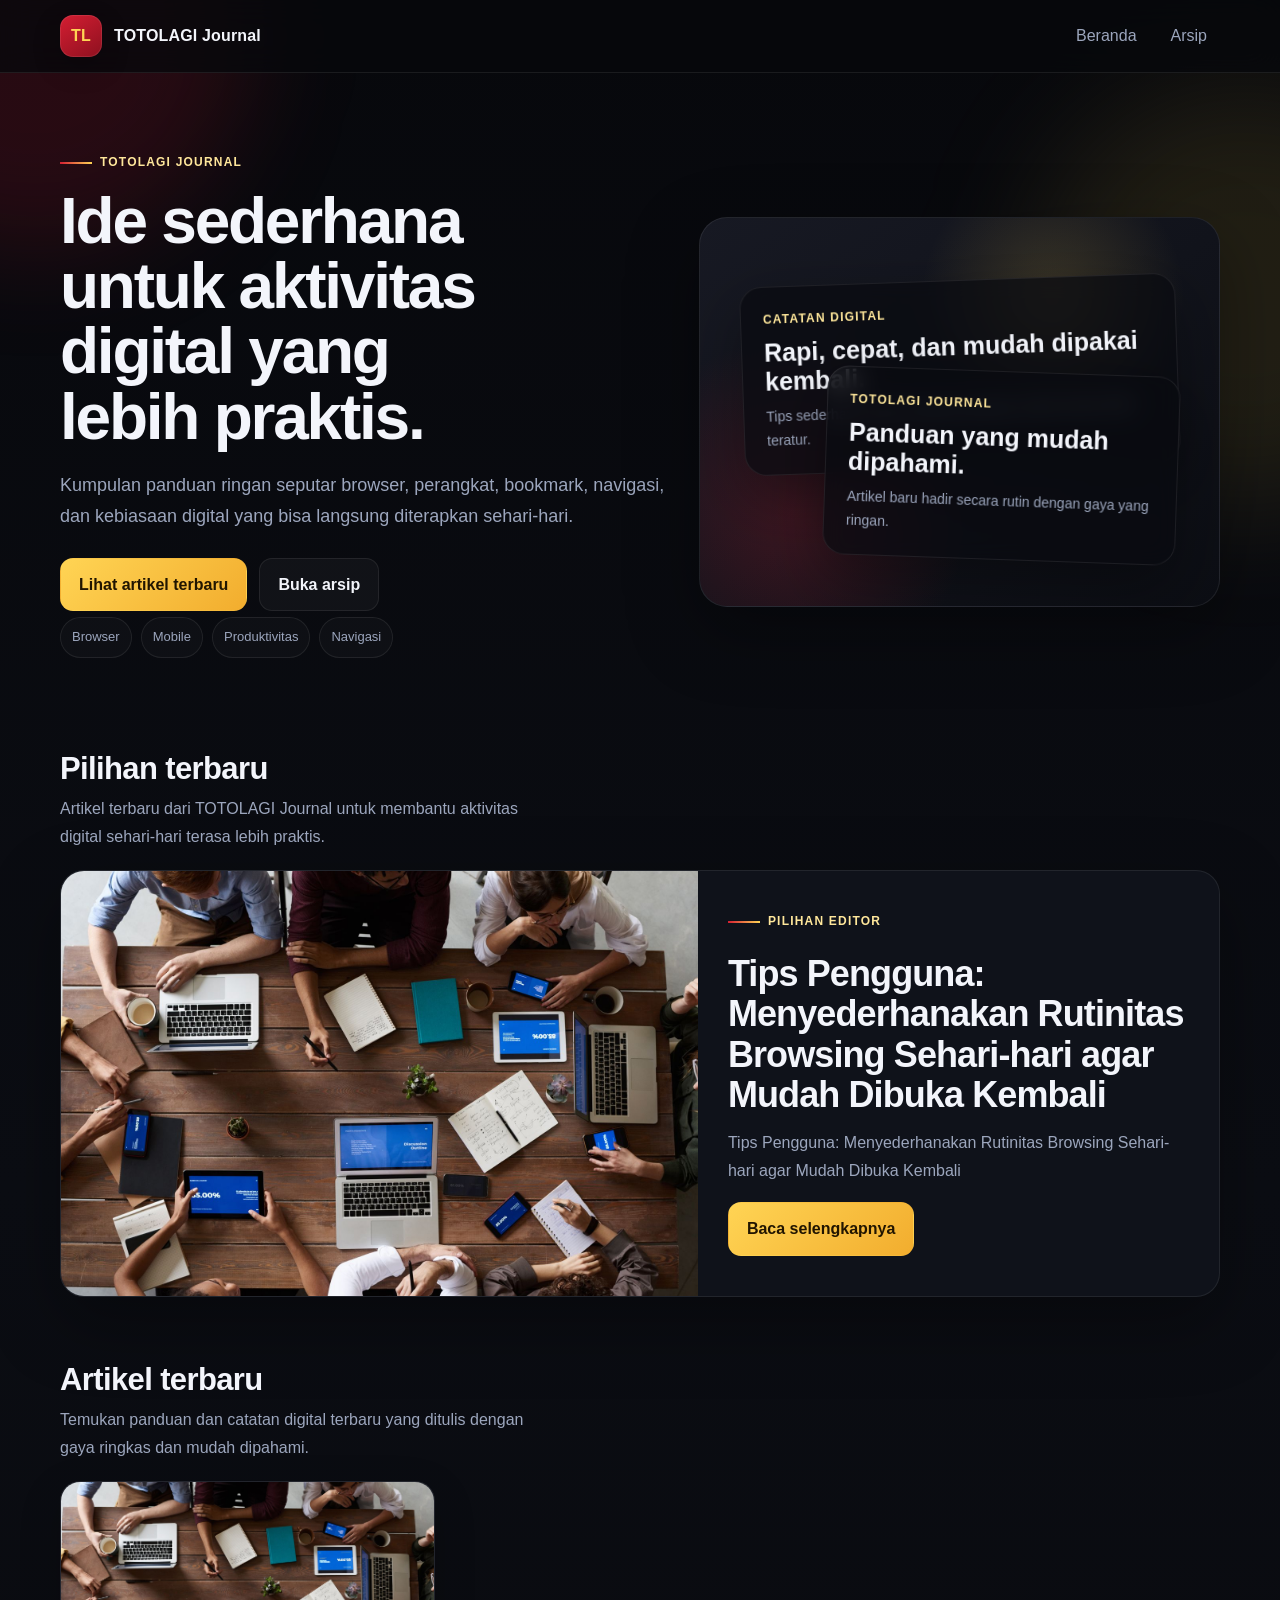
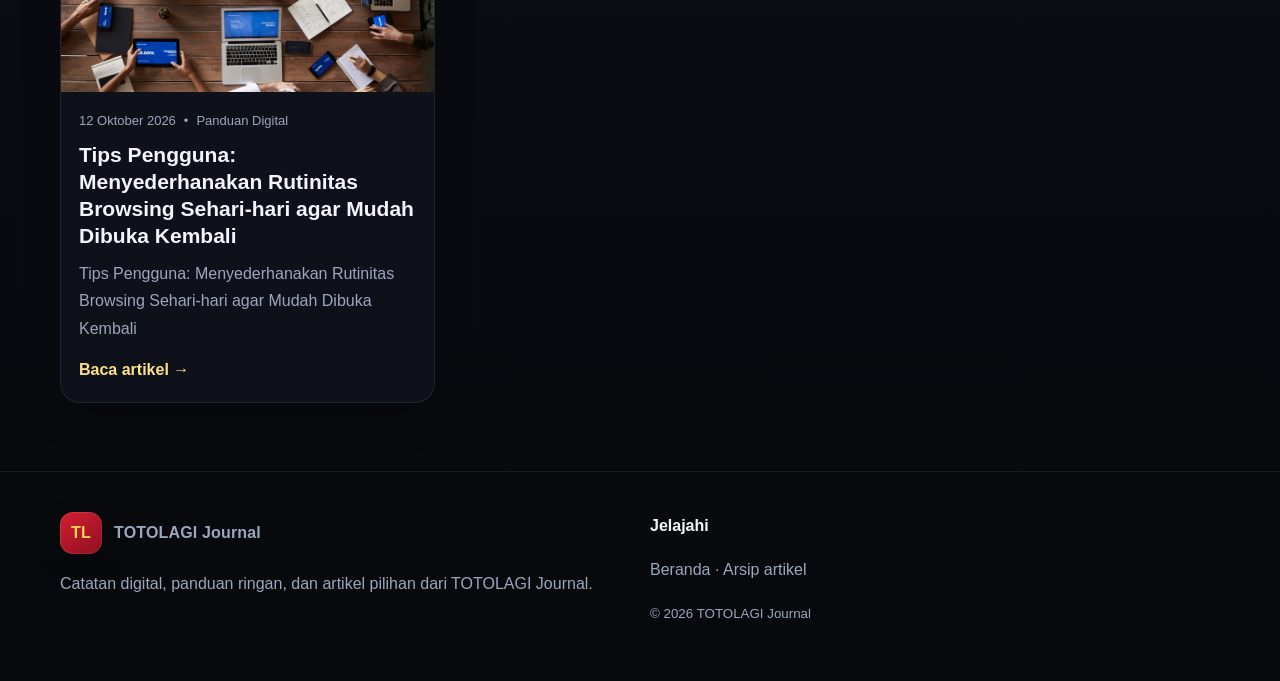
<file: index.html>
<!doctype html><html lang="id-ID"><head><meta charset="utf-8"><meta name="viewport" content="width=device-width,initial-scale=1"><title>TOTOLAGI Journal — Panduan & Catatan Digital</title><meta name="description" content="Panduan ringan, catatan digital, dan artikel pilihan untuk pengalaman online yang lebih praktis."><meta name="robots" content="index,follow,max-image-preview:large,max-snippet:-1,max-video-preview:-1"><link rel="canonical" href="https://pphokipromo.github.io/bl/"><meta property="og:type" content="article"><meta property="og:title" content="TOTOLAGI Journal"><meta property="og:description" content="Panduan ringan, catatan digital, dan artikel pilihan untuk pengalaman online yang lebih praktis."><meta property="og:url" content="https://pphokipromo.github.io/bl/"><meta property="og:image" content="https://pphokipromo.github.io/bl/assets/images/visual-001.jpg"><meta property="og:site_name" content="TOTOLAGI Journal"><meta name="twitter:card" content="summary_large_image"><link rel="icon" href="https://pphokipromo.github.io/bl/assets/favicon.svg"><link rel="stylesheet" href="https://pphokipromo.github.io/bl/assets/style.css?v=9323d5d857"></head><body><div class="progress"></div><header class="topbar"><div class="wrap nav"><a class="brand" href="https://pphokipromo.github.io/bl/"><span class="brandmark">TL</span><span>TOTOLAGI Journal</span></a><nav class="navlinks"><a href="https://pphokipromo.github.io/bl/">Beranda</a><a href="https://pphokipromo.github.io/bl/arsip.html">Arsip</a></nav></div></header><main><section class="hero"><div class="wrap hero-grid"><div class="reveal"><div class="eyebrow">TOTOLAGI Journal</div><h1>Ide sederhana untuk aktivitas digital yang lebih praktis.</h1><p>Kumpulan panduan ringan seputar browser, perangkat, bookmark, navigasi, dan kebiasaan digital yang bisa langsung diterapkan sehari-hari.</p><div class="hero-actions"><a class="btn btn-primary" href="#artikel">Lihat artikel terbaru</a><a class="btn btn-ghost" href="https://pphokipromo.github.io/bl/arsip.html">Buka arsip</a></div><div class="topic-row"><span class="topic">Browser</span><span class="topic">Mobile</span><span class="topic">Produktivitas</span><span class="topic">Navigasi</span></div></div><div class="hero-visual reveal"><div class="visual-card"><div class="visual-label">Catatan digital</div><h3>Rapi, cepat, dan mudah dipakai kembali.</h3><p>Tips sederhana untuk membuat aktivitas online terasa lebih teratur.</p></div><div class="visual-card small"><div class="visual-label">TOTOLAGI Journal</div><h3>Panduan yang mudah dipahami.</h3><p>Artikel baru hadir secara rutin dengan gaya yang ringan.</p></div></div></div></section><section class="section wrap"><div class="section-head"><div><h2>Pilihan terbaru</h2><p>Artikel terbaru dari TOTOLAGI Journal untuk membantu aktivitas digital sehari-hari terasa lebih praktis.</p></div></div><article class="featured reveal"><div class="featured-media"><img src="https://pphokipromo.github.io/bl/assets/images/visual-001.jpg" alt="Tips Pengguna: Menyederhanakan Rutinitas Browsing Sehari-hari agar Mudah Dibuka Kembali"></div><div class="featured-copy"><div class="eyebrow">Pilihan editor</div><h2>Tips Pengguna: Menyederhanakan Rutinitas Browsing Sehari-hari agar Mudah Dibuka Kembali</h2><p>Tips Pengguna: Menyederhanakan Rutinitas Browsing Sehari-hari agar Mudah Dibuka Kembali</p><div><a class="btn btn-primary" href="https://pphokipromo.github.io/bl/posts/tips-pengguna-menyederhanakan-rutinitas-browsing-sehari-hari-agar-mudah-dibuka-kembali.html">Baca selengkapnya</a></div></div></article></section><section class="section wrap" id="artikel"><div class="section-head"><div><h2>Artikel terbaru</h2><p>Temukan panduan dan catatan digital terbaru yang ditulis dengan gaya ringkas dan mudah dipahami.</p></div></div><div class="grid"><article class="card reveal"><a href="https://pphokipromo.github.io/bl/posts/tips-pengguna-menyederhanakan-rutinitas-browsing-sehari-hari-agar-mudah-dibuka-kembali.html"><div class="thumb"><img loading="lazy" src="https://pphokipromo.github.io/bl/assets/images/visual-001.jpg" alt="Tips Pengguna: Menyederhanakan Rutinitas Browsing Sehari-hari agar Mudah Dibuka Kembali"></div><div class="card-body"><div class="meta"><span>12 Oktober 2026</span><span>•</span><span>Panduan Digital</span></div><h3 class="title">Tips Pengguna: Menyederhanakan Rutinitas Browsing Sehari-hari agar Mudah Dibuka Kembali</h3><p class="excerpt">Tips Pengguna: Menyederhanakan Rutinitas Browsing Sehari-hari agar Mudah Dibuka Kembali</p><span class="read">Baca artikel →</span></div></a></article></div></section></main><footer class="footer"><div class="wrap footer-grid"><div><div class="brand"><span class="brandmark">TL</span><span>TOTOLAGI Journal</span></div><p>Catatan digital, panduan ringan, dan artikel pilihan dari TOTOLAGI Journal.</p></div><div><strong>Jelajahi</strong><p><a href="https://pphokipromo.github.io/bl/">Beranda</a> · <a href="https://pphokipromo.github.io/bl/arsip.html">Arsip artikel</a></p><small>© 2026 TOTOLAGI Journal</small></div></div></footer><script src="https://pphokipromo.github.io/bl/assets/app.js?v=9323d5d857"></script></body></html>
</file>
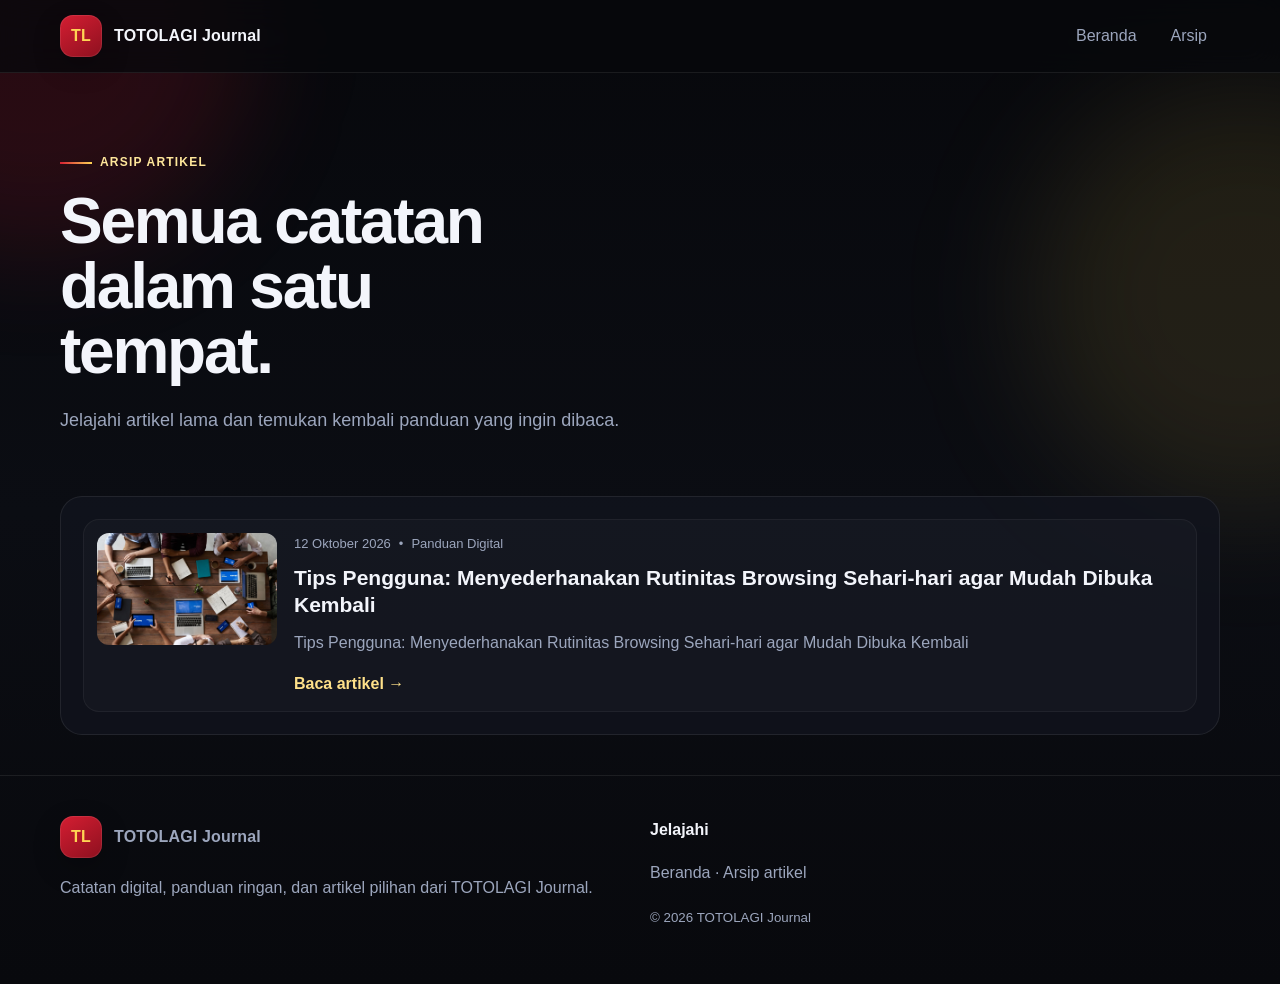
<file: arsip.html>
<!doctype html><html lang="id-ID"><head><meta charset="utf-8"><meta name="viewport" content="width=device-width,initial-scale=1"><title>Arsip Artikel | TOTOLAGI Journal</title><meta name="description" content="Arsip artikel dan panduan digital dari TOTOLAGI Journal."><meta name="robots" content="index,follow,max-image-preview:large,max-snippet:-1,max-video-preview:-1"><link rel="canonical" href="https://pphokipromo.github.io/bl/arsip.html"><meta property="og:type" content="article"><meta property="og:title" content="Arsip Artikel"><meta property="og:description" content="Arsip artikel dan panduan digital dari TOTOLAGI Journal."><meta property="og:url" content="https://pphokipromo.github.io/bl/arsip.html"><meta property="og:image" content="https://pphokipromo.github.io/bl/assets/favicon.svg"><meta property="og:site_name" content="TOTOLAGI Journal"><meta name="twitter:card" content="summary_large_image"><link rel="icon" href="https://pphokipromo.github.io/bl/assets/favicon.svg"><link rel="stylesheet" href="https://pphokipromo.github.io/bl/assets/style.css?v=9323d5d857"></head><body><div class="progress"></div><header class="topbar"><div class="wrap nav"><a class="brand" href="https://pphokipromo.github.io/bl/"><span class="brandmark">TL</span><span>TOTOLAGI Journal</span></a><nav class="navlinks"><a href="https://pphokipromo.github.io/bl/">Beranda</a><a href="https://pphokipromo.github.io/bl/arsip.html">Arsip</a></nav></div></header><main class="wrap"><section class="hero"><div class="reveal"><div class="eyebrow">Arsip artikel</div><h1>Semua catatan dalam satu tempat.</h1><p>Jelajahi artikel lama dan temukan kembali panduan yang ingin dibaca.</p></div></section><section class="archive-shell"><div class="archive-grid"><a class="archive-item reveal" href="https://pphokipromo.github.io/bl/posts/tips-pengguna-menyederhanakan-rutinitas-browsing-sehari-hari-agar-mudah-dibuka-kembali.html"><img loading="lazy" src="https://pphokipromo.github.io/bl/assets/images/visual-001.jpg" alt="Tips Pengguna: Menyederhanakan Rutinitas Browsing Sehari-hari agar Mudah Dibuka Kembali"><div><div class="meta"><span>12 Oktober 2026</span><span>•</span><span>Panduan Digital</span></div><h3 class="title">Tips Pengguna: Menyederhanakan Rutinitas Browsing Sehari-hari agar Mudah Dibuka Kembali</h3><p class="excerpt">Tips Pengguna: Menyederhanakan Rutinitas Browsing Sehari-hari agar Mudah Dibuka Kembali</p><span class="read">Baca artikel →</span></div></a></div></section></main><footer class="footer"><div class="wrap footer-grid"><div><div class="brand"><span class="brandmark">TL</span><span>TOTOLAGI Journal</span></div><p>Catatan digital, panduan ringan, dan artikel pilihan dari TOTOLAGI Journal.</p></div><div><strong>Jelajahi</strong><p><a href="https://pphokipromo.github.io/bl/">Beranda</a> · <a href="https://pphokipromo.github.io/bl/arsip.html">Arsip artikel</a></p><small>© 2026 TOTOLAGI Journal</small></div></div></footer><script src="https://pphokipromo.github.io/bl/assets/app.js?v=9323d5d857"></script></body></html>
</file>
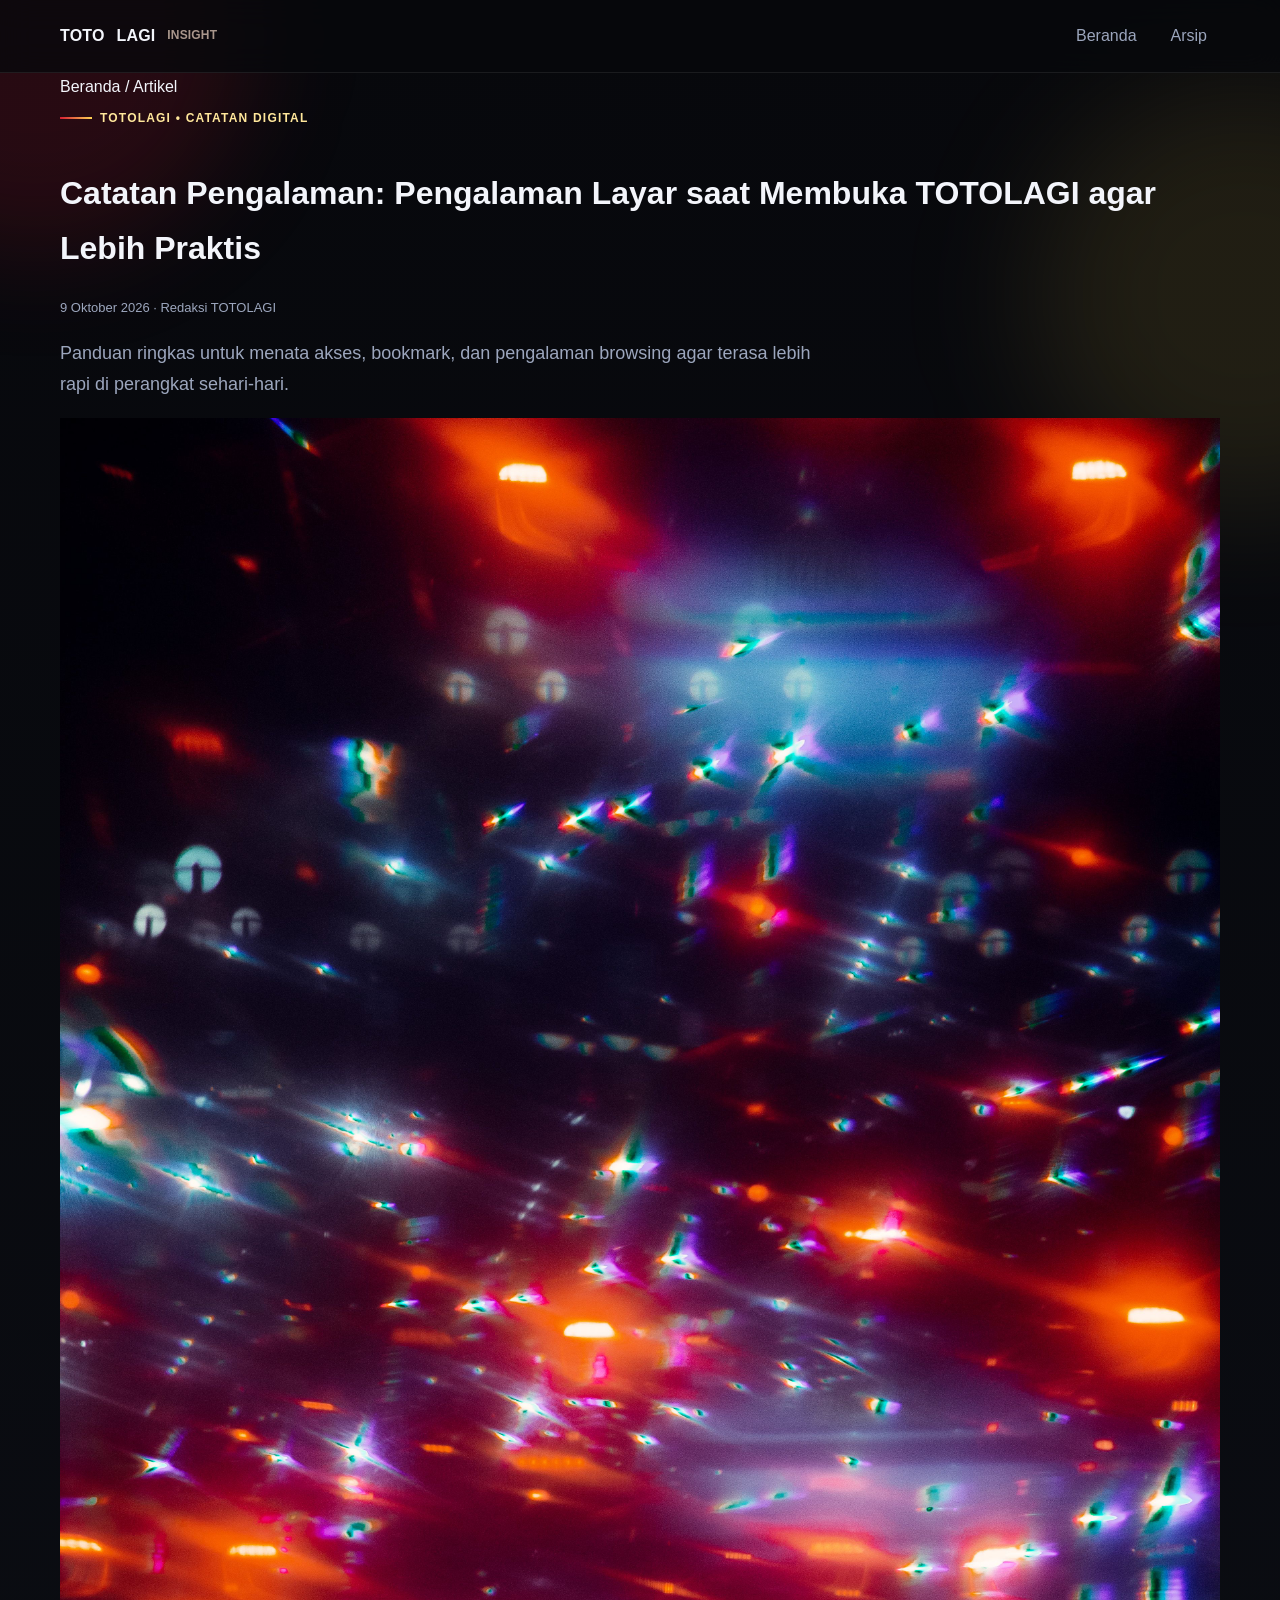
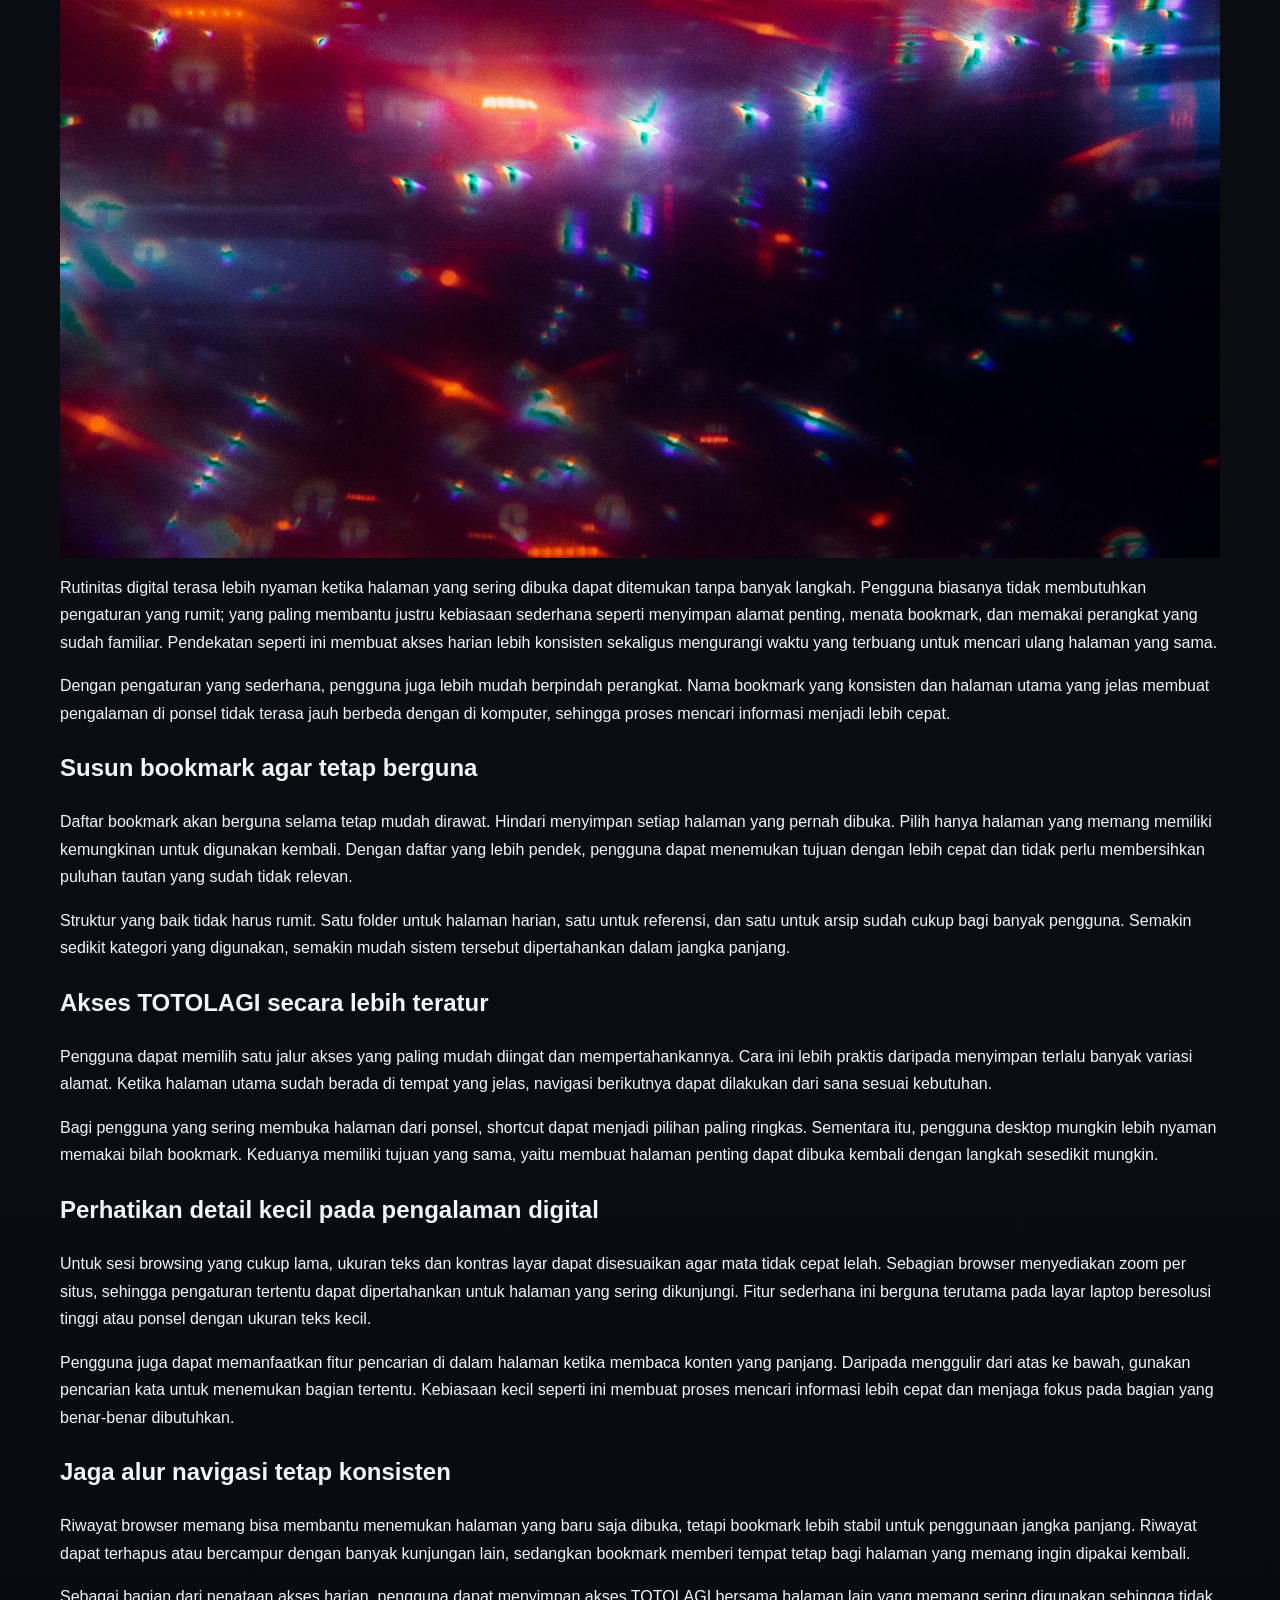
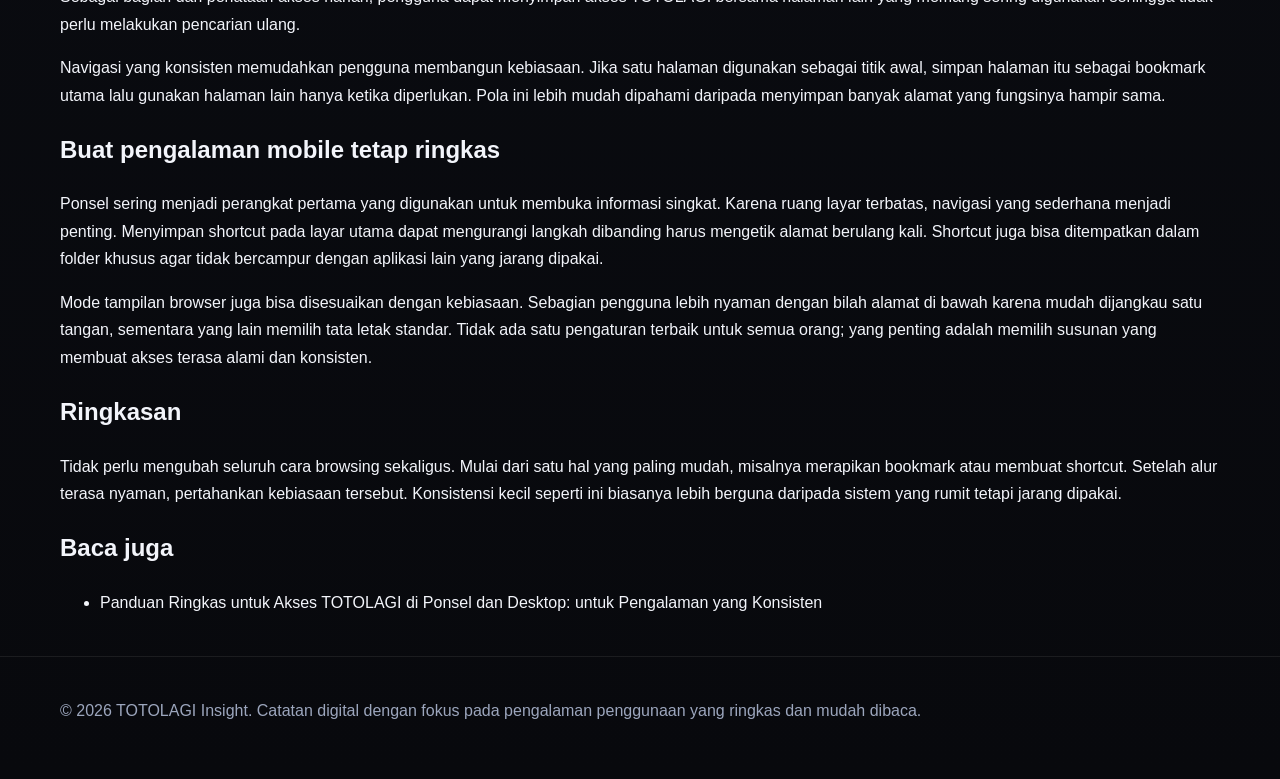
<file: posts/catatan-pengalaman-pengalaman-layar-saat-membuka-totolagi-agar-lebih-praktis.html>
<!doctype html><html lang="id"><head><meta charset="utf-8"><meta name="viewport" content="width=device-width,initial-scale=1"><title>Catatan Pengalaman: Pengalaman Layar saat Membuka TOTOLAGI agar Lebih Praktis | TOTOLAGI Insight</title><meta name="description" content="Panduan ringkas untuk menata akses, bookmark, dan pengalaman browsing agar terasa lebih rapi di perangkat sehari-hari."><meta name="robots" content="index,follow,max-image-preview:large"><link rel="canonical" href="https://pphokipromo.github.io/bl/posts/catatan-pengalaman-pengalaman-layar-saat-membuka-totolagi-agar-lebih-praktis.html"><meta property="og:type" content="article"><meta property="og:title" content="Catatan Pengalaman: Pengalaman Layar saat Membuka TOTOLAGI agar Lebih Praktis"><meta property="og:description" content="Panduan ringkas untuk menata akses, bookmark, dan pengalaman browsing agar terasa lebih rapi di perangkat sehari-hari."><meta property="og:url" content="https://pphokipromo.github.io/bl/posts/catatan-pengalaman-pengalaman-layar-saat-membuka-totolagi-agar-lebih-praktis.html"><meta property="og:image" content="https://pphokipromo.github.io/bl/assets/images/visual-02.jpg"><meta name="twitter:card" content="summary_large_image"><link rel="icon" href="https://pphokipromo.github.io/bl/assets/favicon.svg"><link rel="stylesheet" href="https://pphokipromo.github.io/bl/assets/style.css"><script type="application/ld+json">{"@context": "https://schema.org", "@type": "Article", "headline": "Catatan Pengalaman: Pengalaman Layar saat Membuka TOTOLAGI agar Lebih Praktis", "description": "Panduan ringkas untuk menata akses, bookmark, dan pengalaman browsing agar terasa lebih rapi di perangkat sehari-hari.", "image": ["https://pphokipromo.github.io/bl/assets/images/visual-02.jpg"], "datePublished": "2026-10-09T15:49:31+07:00", "dateModified": "2026-10-09T15:49:31+07:00", "author": {"@type": "Organization", "name": "Redaksi TOTOLAGI"}, "publisher": {"@type": "Organization", "name": "TOTOLAGI Insight"}, "mainEntityOfPage": "https://pphokipromo.github.io/bl/posts/catatan-pengalaman-pengalaman-layar-saat-membuka-totolagi-agar-lebih-praktis.html"}</script></head><body><header class="topbar"><div class="wrap nav"><a class="brand" href="https://pphokipromo.github.io/bl/"><b>TOTO</b>LAGI <span style="font-weight:600;color:#a9968c;font-size:12px">INSIGHT</span></a><nav class="navlinks"><a href="https://pphokipromo.github.io/bl/">Beranda</a><a href="https://pphokipromo.github.io/bl/arsip.html">Arsip</a></nav></div></header><main class="wrap article"><div class="crumb"><a href="https://pphokipromo.github.io/bl/">Beranda</a> / Artikel</div><span class="kicker">TOTOLAGI • CATATAN DIGITAL</span><h1>Catatan Pengalaman: Pengalaman Layar saat Membuka TOTOLAGI agar Lebih Praktis</h1><div class="meta">9 Oktober 2026 · Redaksi TOTOLAGI</div><p class="dek">Panduan ringkas untuk menata akses, bookmark, dan pengalaman browsing agar terasa lebih rapi di perangkat sehari-hari.</p><img class="heroimg" src="https://pphokipromo.github.io/bl/assets/images/visual-02.jpg" alt="Ilustrasi digital untuk Catatan Pengalaman: Pengalaman Layar saat Membuka TOTOLAGI agar Lebih Praktis" loading="eager" decoding="async"><p>Rutinitas digital terasa lebih nyaman ketika halaman yang sering dibuka dapat ditemukan tanpa banyak langkah. Pengguna biasanya tidak membutuhkan pengaturan yang rumit; yang paling membantu justru kebiasaan sederhana seperti menyimpan alamat penting, menata bookmark, dan memakai perangkat yang sudah familiar. Pendekatan seperti ini membuat akses harian lebih konsisten sekaligus mengurangi waktu yang terbuang untuk mencari ulang halaman yang sama.</p><p>Dengan pengaturan yang sederhana, pengguna juga lebih mudah berpindah perangkat. Nama bookmark yang konsisten dan halaman utama yang jelas membuat pengalaman di ponsel tidak terasa jauh berbeda dengan di komputer, sehingga proses mencari informasi menjadi lebih cepat.</p><h2>Susun bookmark agar tetap berguna</h2><p>Daftar bookmark akan berguna selama tetap mudah dirawat. Hindari menyimpan setiap halaman yang pernah dibuka. Pilih hanya halaman yang memang memiliki kemungkinan untuk digunakan kembali. Dengan daftar yang lebih pendek, pengguna dapat menemukan tujuan dengan lebih cepat dan tidak perlu membersihkan puluhan tautan yang sudah tidak relevan.</p><p>Struktur yang baik tidak harus rumit. Satu folder untuk halaman harian, satu untuk referensi, dan satu untuk arsip sudah cukup bagi banyak pengguna. Semakin sedikit kategori yang digunakan, semakin mudah sistem tersebut dipertahankan dalam jangka panjang.</p><h2>Akses TOTOLAGI secara lebih teratur</h2><p>Pengguna dapat memilih satu jalur akses yang paling mudah diingat dan mempertahankannya. Cara ini lebih praktis daripada menyimpan terlalu banyak variasi alamat. Ketika halaman utama sudah berada di tempat yang jelas, navigasi berikutnya dapat dilakukan dari sana sesuai kebutuhan.</p><p>Bagi pengguna yang sering membuka halaman dari ponsel, shortcut dapat menjadi pilihan paling ringkas. Sementara itu, pengguna desktop mungkin lebih nyaman memakai bilah bookmark. Keduanya memiliki tujuan yang sama, yaitu membuat halaman penting dapat dibuka kembali dengan langkah sesedikit mungkin.</p><h2>Perhatikan detail kecil pada pengalaman digital</h2><p>Untuk sesi browsing yang cukup lama, ukuran teks dan kontras layar dapat disesuaikan agar mata tidak cepat lelah. Sebagian browser menyediakan zoom per situs, sehingga pengaturan tertentu dapat dipertahankan untuk halaman yang sering dikunjungi. Fitur sederhana ini berguna terutama pada layar laptop beresolusi tinggi atau ponsel dengan ukuran teks kecil.</p><p>Pengguna juga dapat memanfaatkan fitur pencarian di dalam halaman ketika membaca konten yang panjang. Daripada menggulir dari atas ke bawah, gunakan pencarian kata untuk menemukan bagian tertentu. Kebiasaan kecil seperti ini membuat proses mencari informasi lebih cepat dan menjaga fokus pada bagian yang benar-benar dibutuhkan.</p><h2>Jaga alur navigasi tetap konsisten</h2><p>Riwayat browser memang bisa membantu menemukan halaman yang baru saja dibuka, tetapi bookmark lebih stabil untuk penggunaan jangka panjang. Riwayat dapat terhapus atau bercampur dengan banyak kunjungan lain, sedangkan bookmark memberi tempat tetap bagi halaman yang memang ingin dipakai kembali.</p><p>Sebagai bagian dari penataan akses harian, pengguna dapat menyimpan <a class="brand-link" href="https://totolagivip.com">akses TOTOLAGI</a> bersama halaman lain yang memang sering digunakan sehingga tidak perlu melakukan pencarian ulang.</p><p>Navigasi yang konsisten memudahkan pengguna membangun kebiasaan. Jika satu halaman digunakan sebagai titik awal, simpan halaman itu sebagai bookmark utama lalu gunakan halaman lain hanya ketika diperlukan. Pola ini lebih mudah dipahami daripada menyimpan banyak alamat yang fungsinya hampir sama.</p><h2>Buat pengalaman mobile tetap ringkas</h2><p>Ponsel sering menjadi perangkat pertama yang digunakan untuk membuka informasi singkat. Karena ruang layar terbatas, navigasi yang sederhana menjadi penting. Menyimpan shortcut pada layar utama dapat mengurangi langkah dibanding harus mengetik alamat berulang kali. Shortcut juga bisa ditempatkan dalam folder khusus agar tidak bercampur dengan aplikasi lain yang jarang dipakai.</p><p>Mode tampilan browser juga bisa disesuaikan dengan kebiasaan. Sebagian pengguna lebih nyaman dengan bilah alamat di bawah karena mudah dijangkau satu tangan, sementara yang lain memilih tata letak standar. Tidak ada satu pengaturan terbaik untuk semua orang; yang penting adalah memilih susunan yang membuat akses terasa alami dan konsisten.</p><h2>Ringkasan</h2><p>Tidak perlu mengubah seluruh cara browsing sekaligus. Mulai dari satu hal yang paling mudah, misalnya merapikan bookmark atau membuat shortcut. Setelah alur terasa nyaman, pertahankan kebiasaan tersebut. Konsistensi kecil seperti ini biasanya lebih berguna daripada sistem yang rumit tetapi jarang dipakai.</p><section class="related"><h2>Baca juga</h2><ul><li><a href="https://pphokipromo.github.io/bl/posts/panduan-ringkas-untuk-akses-totolagi-di-ponsel-dan-desktop-untuk-pengalaman-yang-konsisten.html">Panduan Ringkas untuk Akses TOTOLAGI di Ponsel dan Desktop: untuk Pengalaman yang Konsisten</a></li></ul></section></main><footer class="footer"><div class="wrap">© 2026 TOTOLAGI Insight. Catatan digital dengan fokus pada pengalaman penggunaan yang ringkas dan mudah dibaca.</div></footer></body></html>
</file>
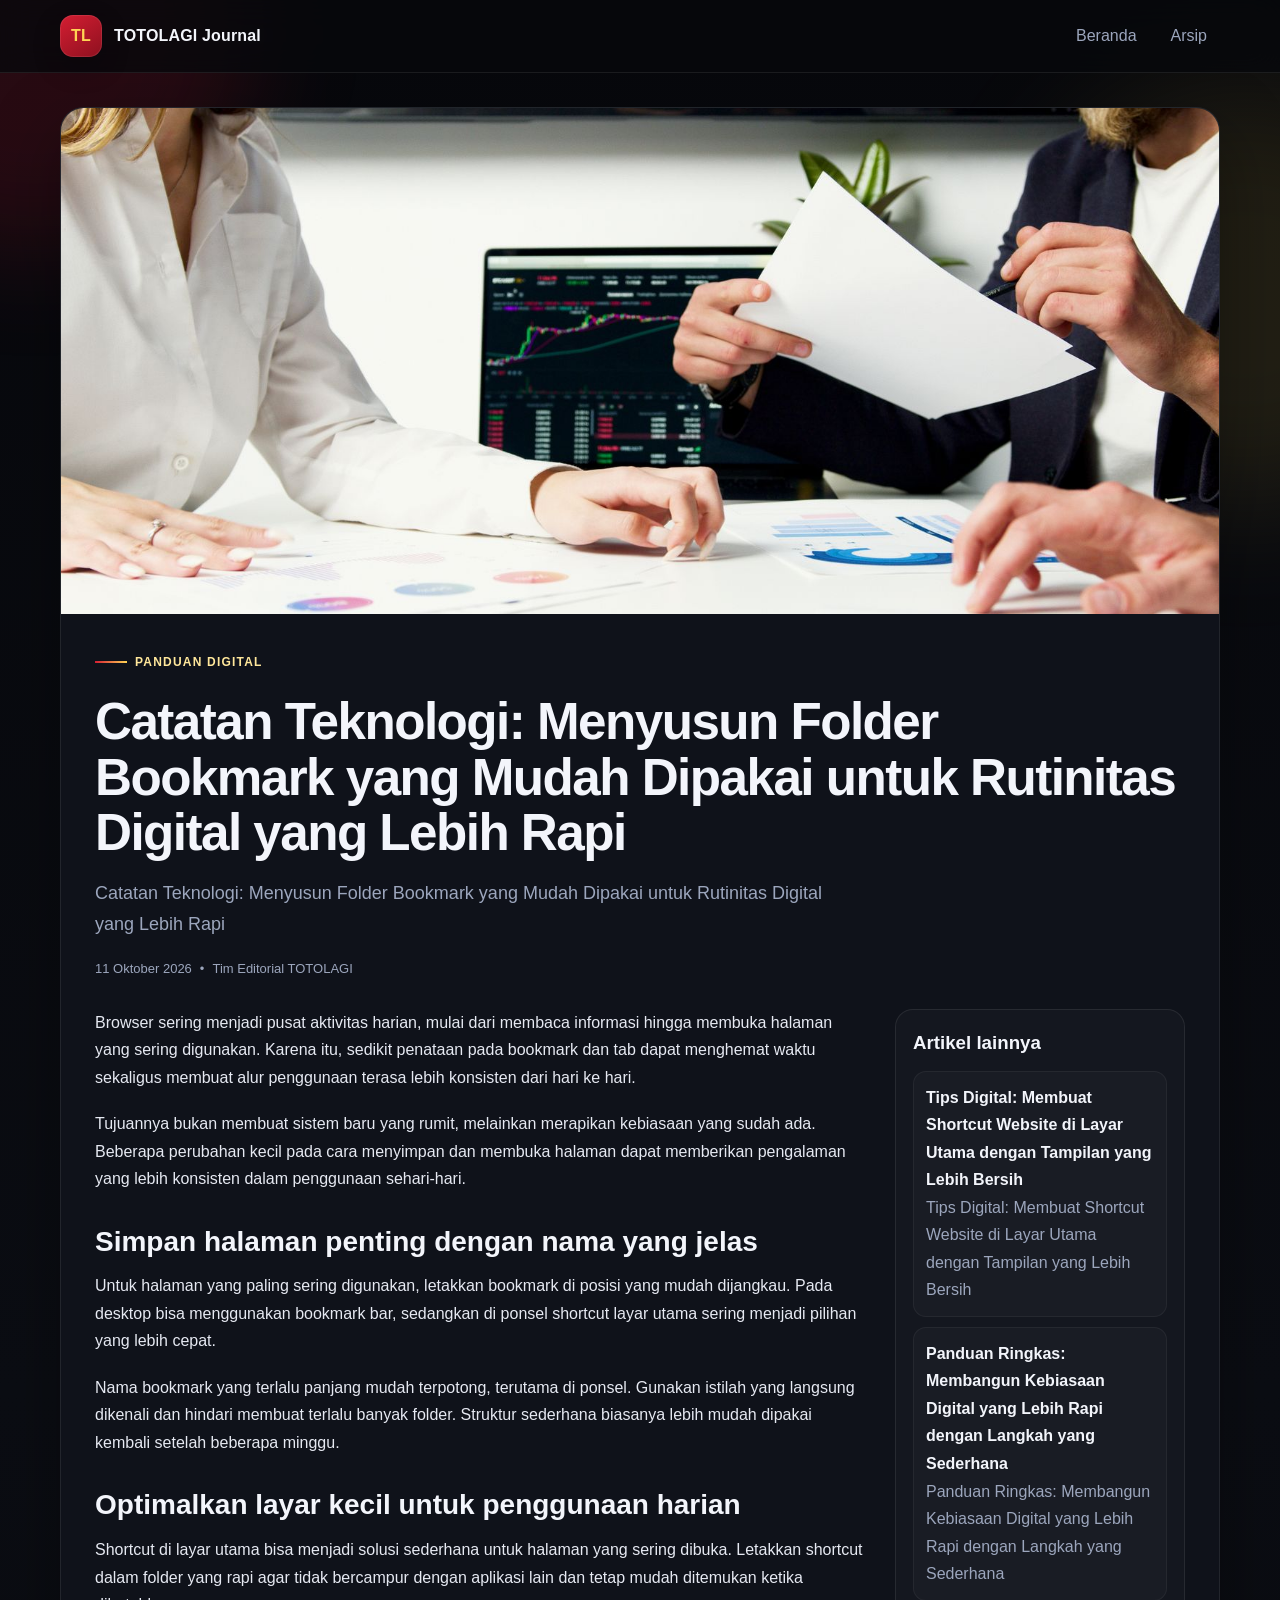
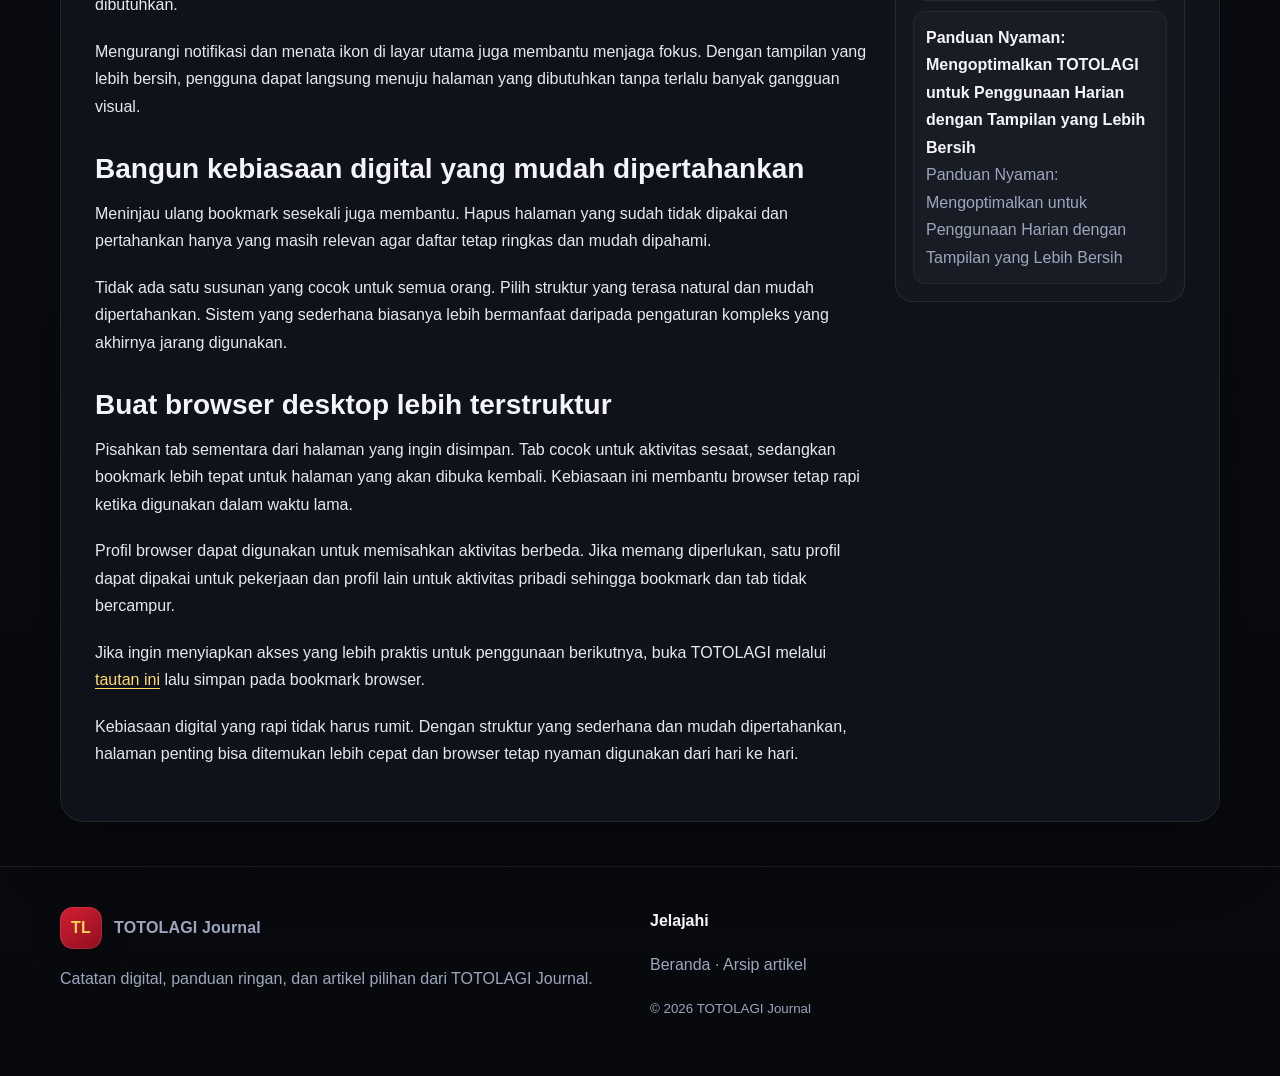
<file: posts/catatan-teknologi-menyusun-folder-bookmark-yang-mudah-dipakai-untuk-rutinitas-digital-yang-lebih-rapi.html>
<!doctype html><html lang="id-ID"><head><meta charset="utf-8"><meta name="viewport" content="width=device-width,initial-scale=1"><title>Catatan Teknologi: Menyusun Folder Bookmark yang Mudah Dipakai untuk Rutinitas Digital yang Lebih Rapi | TOTOLAGI Journal</title><meta name="description" content="Catatan Teknologi: Menyusun Folder Bookmark yang Mudah Dipakai untuk Rutinitas Digital yang Lebih Rapi"><meta name="robots" content="index,follow,max-image-preview:large,max-snippet:-1,max-video-preview:-1"><link rel="canonical" href="https://pphokipromo.github.io/bl/posts/catatan-teknologi-menyusun-folder-bookmark-yang-mudah-dipakai-untuk-rutinitas-digital-yang-lebih-rapi.html"><meta property="og:type" content="article"><meta property="og:title" content="Catatan Teknologi: Menyusun Folder Bookmark yang Mudah Dipakai untuk Rutinitas Digital yang Lebih Rapi"><meta property="og:description" content="Catatan Teknologi: Menyusun Folder Bookmark yang Mudah Dipakai untuk Rutinitas Digital yang Lebih Rapi"><meta property="og:url" content="https://pphokipromo.github.io/bl/posts/catatan-teknologi-menyusun-folder-bookmark-yang-mudah-dipakai-untuk-rutinitas-digital-yang-lebih-rapi.html"><meta property="og:image" content="https://pphokipromo.github.io/bl/assets/images/visual-006.jpg"><meta property="og:site_name" content="TOTOLAGI Journal"><meta name="twitter:card" content="summary_large_image"><link rel="icon" href="https://pphokipromo.github.io/bl/assets/favicon.svg"><link rel="stylesheet" href="https://pphokipromo.github.io/bl/assets/style.css?v=9323d5d857"><script type="application/ld+json">{"@context": "https://schema.org", "@type": "Article", "headline": "Catatan Teknologi: Menyusun Folder Bookmark yang Mudah Dipakai untuk Rutinitas Digital yang Lebih Rapi", "datePublished": "2026-10-11T10:00:05+07:00", "dateModified": "2026-10-11T10:00:05+07:00", "author": {"@type": "Person", "name": "Tim Editorial TOTOLAGI"}, "publisher": {"@type": "Organization", "name": "TOTOLAGI Journal"}, "mainEntityOfPage": "https://pphokipromo.github.io/bl/posts/catatan-teknologi-menyusun-folder-bookmark-yang-mudah-dipakai-untuk-rutinitas-digital-yang-lebih-rapi.html", "image": "https://pphokipromo.github.io/bl/assets/images/visual-006.jpg", "description": "Catatan Teknologi: Menyusun Folder Bookmark yang Mudah Dipakai untuk Rutinitas Digital yang Lebih Rapi"}</script></head><body><div class="progress"></div><header class="topbar"><div class="wrap nav"><a class="brand" href="https://pphokipromo.github.io/bl/"><span class="brandmark">TL</span><span>TOTOLAGI Journal</span></a><nav class="navlinks"><a href="https://pphokipromo.github.io/bl/">Beranda</a><a href="https://pphokipromo.github.io/bl/arsip.html">Arsip</a></nav></div></header><main class="wrap"><article class="article-shell reveal"><div class="article-cover"><img src="https://pphokipromo.github.io/bl/assets/images/visual-006.jpg" alt="Catatan Teknologi: Menyusun Folder Bookmark yang Mudah Dipakai untuk Rutinitas Digital yang Lebih Rapi"></div><div class="article-head"><div class="eyebrow">Panduan Digital</div><h1>Catatan Teknologi: Menyusun Folder Bookmark yang Mudah Dipakai untuk Rutinitas Digital yang Lebih Rapi</h1><p class="dek">Catatan Teknologi: Menyusun Folder Bookmark yang Mudah Dipakai untuk Rutinitas Digital yang Lebih Rapi</p><div class="meta"><span>11 Oktober 2026</span><span>•</span><span>Tim Editorial TOTOLAGI</span></div></div><div class="article-body"><div class="article-copy"><p>Browser sering menjadi pusat aktivitas harian, mulai dari membaca informasi hingga membuka halaman yang sering digunakan. Karena itu, sedikit penataan pada bookmark dan tab dapat menghemat waktu sekaligus membuat alur penggunaan terasa lebih konsisten dari hari ke hari.</p><p>Tujuannya bukan membuat sistem baru yang rumit, melainkan merapikan kebiasaan yang sudah ada. Beberapa perubahan kecil pada cara menyimpan dan membuka halaman dapat memberikan pengalaman yang lebih konsisten dalam penggunaan sehari-hari.</p><h2>Simpan halaman penting dengan nama yang jelas</h2><p>Untuk halaman yang paling sering digunakan, letakkan bookmark di posisi yang mudah dijangkau. Pada desktop bisa menggunakan bookmark bar, sedangkan di ponsel shortcut layar utama sering menjadi pilihan yang lebih cepat.</p><p>Nama bookmark yang terlalu panjang mudah terpotong, terutama di ponsel. Gunakan istilah yang langsung dikenali dan hindari membuat terlalu banyak folder. Struktur sederhana biasanya lebih mudah dipakai kembali setelah beberapa minggu.</p><h2>Optimalkan layar kecil untuk penggunaan harian</h2><p>Shortcut di layar utama bisa menjadi solusi sederhana untuk halaman yang sering dibuka. Letakkan shortcut dalam folder yang rapi agar tidak bercampur dengan aplikasi lain dan tetap mudah ditemukan ketika dibutuhkan.</p><p>Mengurangi notifikasi dan menata ikon di layar utama juga membantu menjaga fokus. Dengan tampilan yang lebih bersih, pengguna dapat langsung menuju halaman yang dibutuhkan tanpa terlalu banyak gangguan visual.</p><h2>Bangun kebiasaan digital yang mudah dipertahankan</h2><p>Meninjau ulang bookmark sesekali juga membantu. Hapus halaman yang sudah tidak dipakai dan pertahankan hanya yang masih relevan agar daftar tetap ringkas dan mudah dipahami.</p><p>Tidak ada satu susunan yang cocok untuk semua orang. Pilih struktur yang terasa natural dan mudah dipertahankan. Sistem yang sederhana biasanya lebih bermanfaat daripada pengaturan kompleks yang akhirnya jarang digunakan.</p><h2>Buat browser desktop lebih terstruktur</h2><p>Pisahkan tab sementara dari halaman yang ingin disimpan. Tab cocok untuk aktivitas sesaat, sedangkan bookmark lebih tepat untuk halaman yang akan dibuka kembali. Kebiasaan ini membantu browser tetap rapi ketika digunakan dalam waktu lama.</p><p>Profil browser dapat digunakan untuk memisahkan aktivitas berbeda. Jika memang diperlukan, satu profil dapat dipakai untuk pekerjaan dan profil lain untuk aktivitas pribadi sehingga bookmark dan tab tidak bercampur.</p><p>Jika ingin menyiapkan akses yang lebih praktis untuk penggunaan berikutnya, buka TOTOLAGI melalui <a href="https://totodisini.com" rel="noopener">tautan ini</a> lalu simpan pada bookmark browser.</p><p>Kebiasaan digital yang rapi tidak harus rumit. Dengan struktur yang sederhana dan mudah dipertahankan, halaman penting bisa ditemukan lebih cepat dan browser tetap nyaman digunakan dari hari ke hari.</p></div><aside class="panel"><h3>Artikel lainnya</h3><div class="list-links"><a href="https://pphokipromo.github.io/bl/posts/tips-digital-membuat-shortcut-website-di-layar-utama-dengan-tampilan-yang-lebih-bersih.html"><strong>Tips Digital: Membuat Shortcut Website di Layar Utama dengan Tampilan yang Lebih Bersih</strong><br><span class="excerpt">Tips Digital: Membuat Shortcut Website di Layar Utama dengan Tampilan yang Lebih Bersih</span></a><a href="https://pphokipromo.github.io/bl/posts/panduan-ringkas-membangun-kebiasaan-digital-yang-lebih-rapi-dengan-langkah-yang-sederhana.html"><strong>Panduan Ringkas: Membangun Kebiasaan Digital yang Lebih Rapi dengan Langkah yang Sederhana</strong><br><span class="excerpt">Panduan Ringkas: Membangun Kebiasaan Digital yang Lebih Rapi dengan Langkah yang Sederhana</span></a><a href="https://pphokipromo.github.io/bl/posts/panduan-nyaman-mengoptimalkan-totolagi-untuk-penggunaan-harian-dengan-tampilan-yang-lebih-bersih.html"><strong>Panduan Nyaman: Mengoptimalkan TOTOLAGI untuk Penggunaan Harian dengan Tampilan yang Lebih Bersih</strong><br><span class="excerpt">Panduan Nyaman: Mengoptimalkan untuk Penggunaan Harian dengan Tampilan yang Lebih Bersih</span></a></div></aside></div></article></main><footer class="footer"><div class="wrap footer-grid"><div><div class="brand"><span class="brandmark">TL</span><span>TOTOLAGI Journal</span></div><p>Catatan digital, panduan ringan, dan artikel pilihan dari TOTOLAGI Journal.</p></div><div><strong>Jelajahi</strong><p><a href="https://pphokipromo.github.io/bl/">Beranda</a> · <a href="https://pphokipromo.github.io/bl/arsip.html">Arsip artikel</a></p><small>© 2026 TOTOLAGI Journal</small></div></div></footer><script src="https://pphokipromo.github.io/bl/assets/app.js?v=9323d5d857"></script></body></html>
</file>
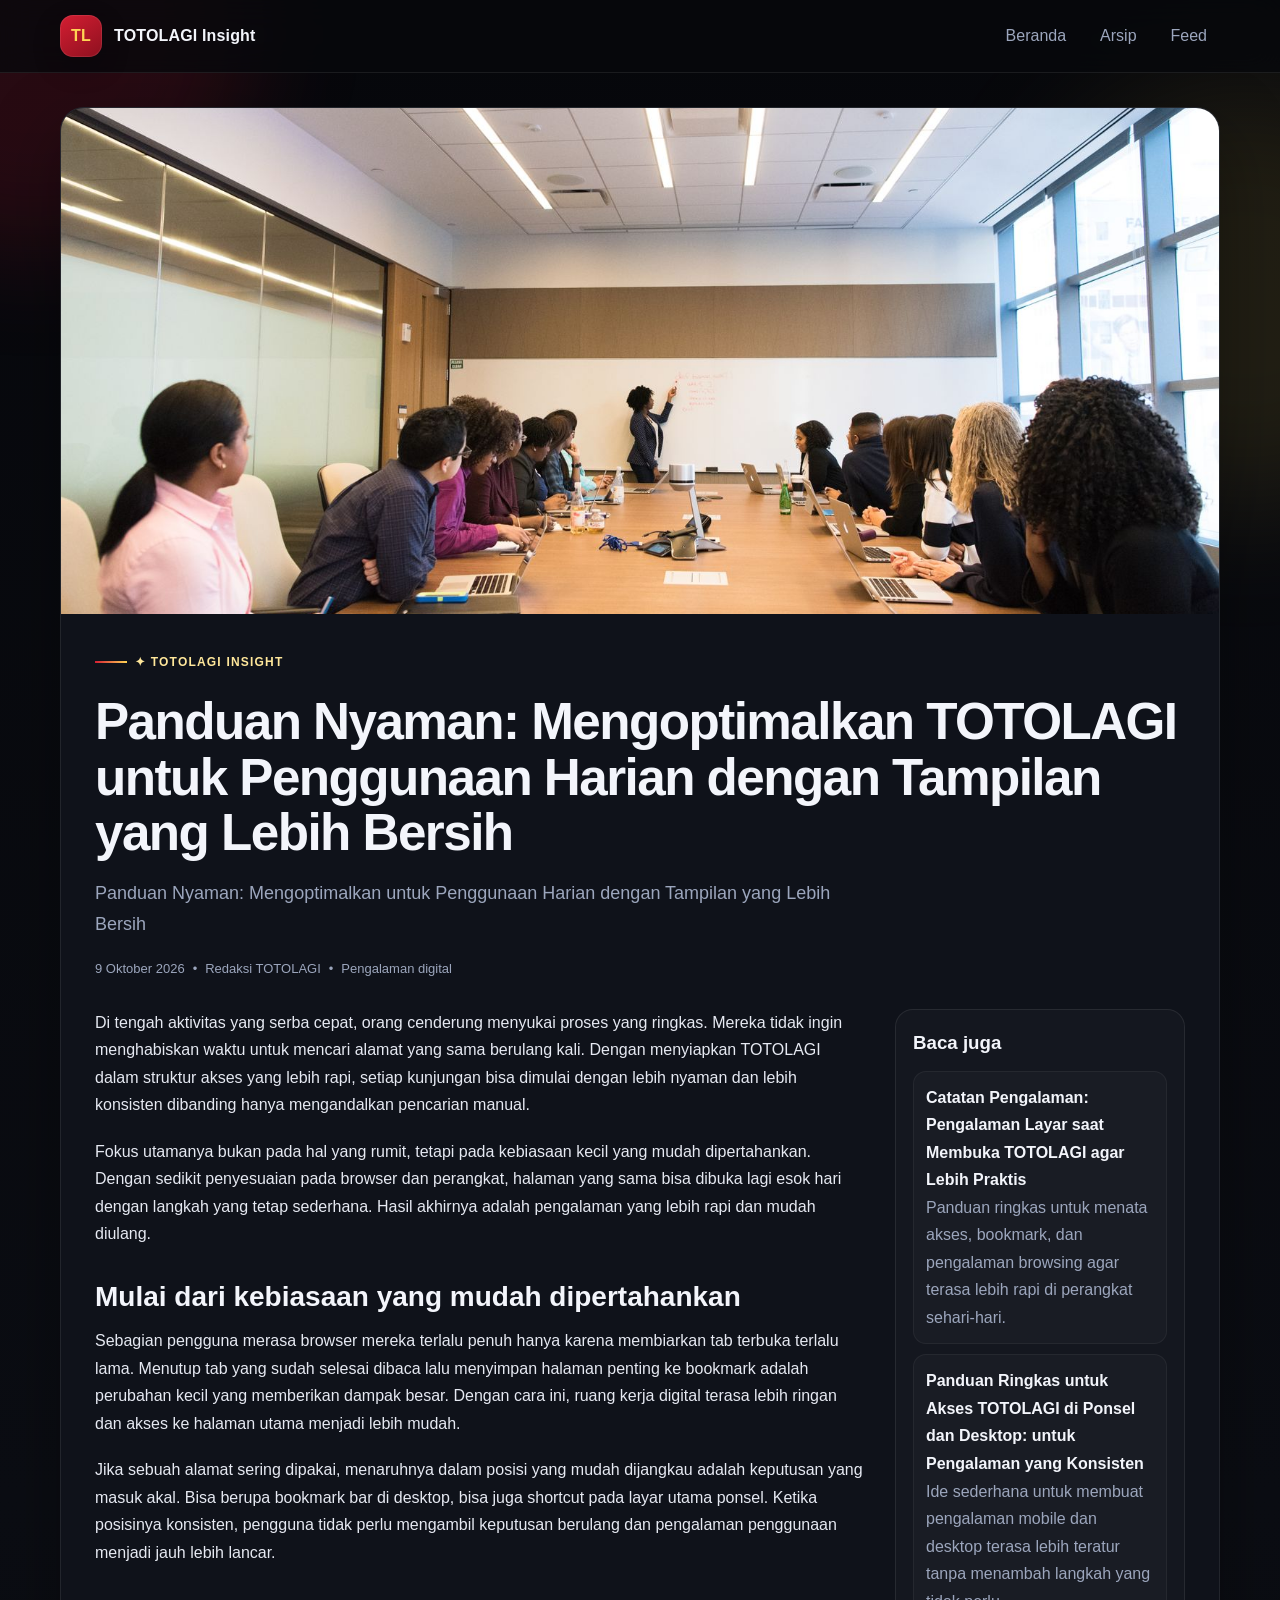
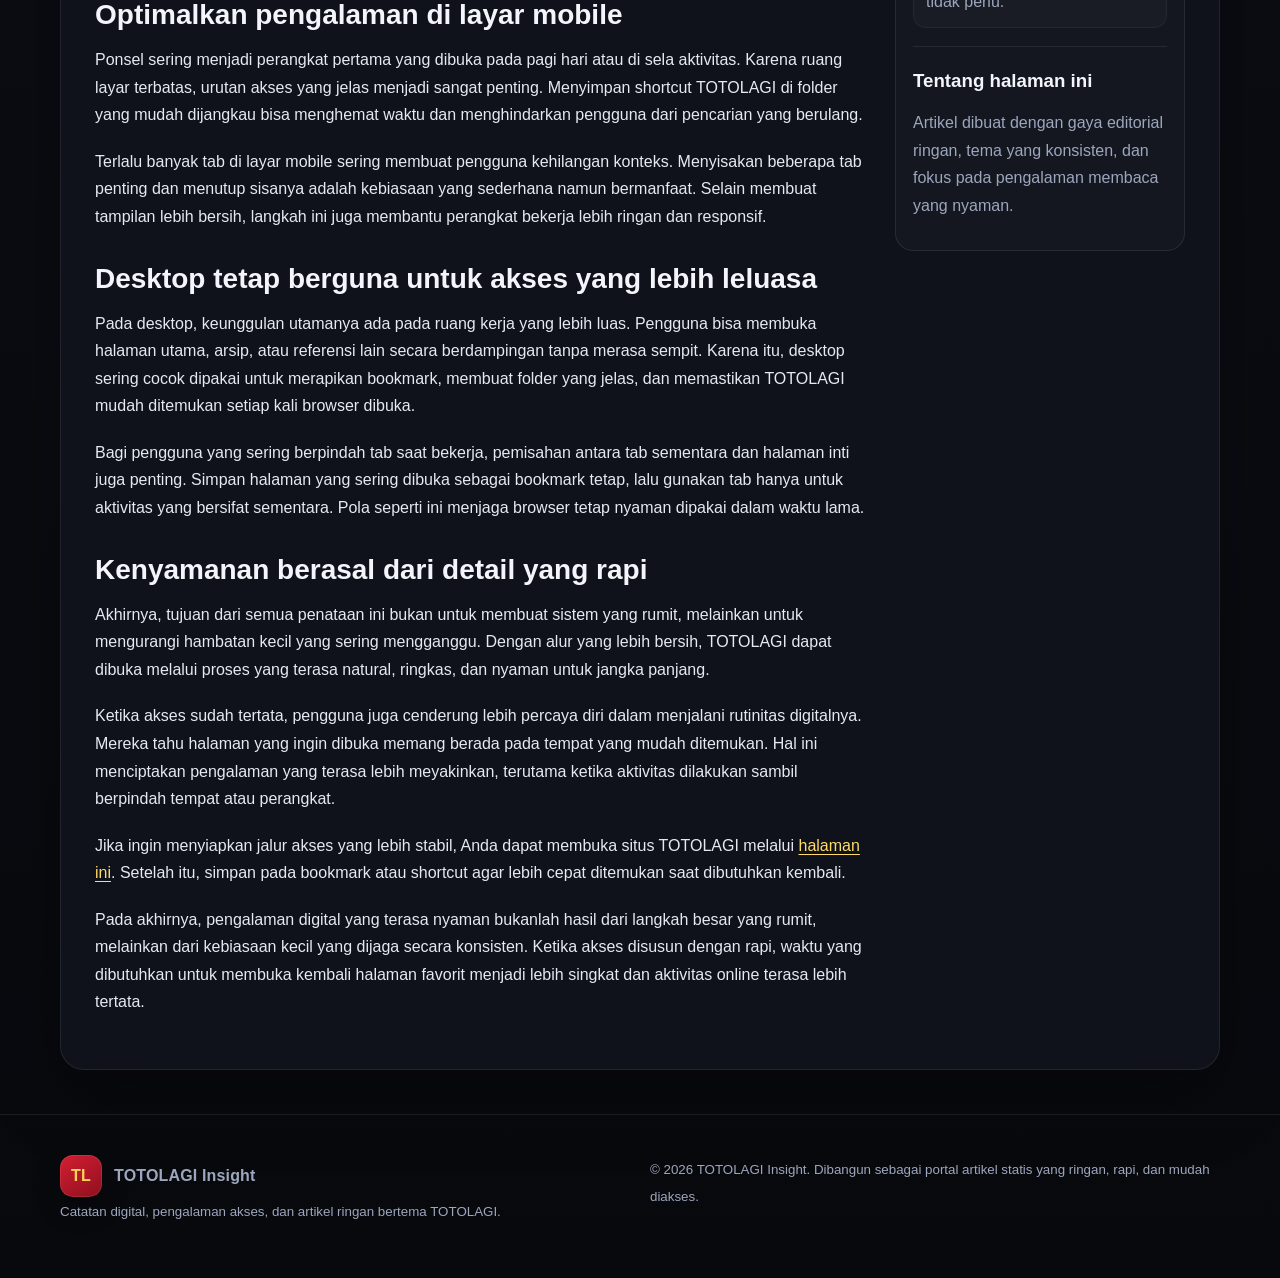
<file: posts/panduan-nyaman-mengoptimalkan-totolagi-untuk-penggunaan-harian-dengan-tampilan-yang-lebih-bersih.html>
<!doctype html><html lang="id-ID"><head><meta charset="utf-8"><meta name="viewport" content="width=device-width,initial-scale=1"><title>Panduan Nyaman: Mengoptimalkan TOTOLAGI untuk Penggunaan Harian dengan Tampilan yang Lebih Bersih | TOTOLAGI Insight</title><meta name="description" content="Panduan Nyaman: Mengoptimalkan untuk Penggunaan Harian dengan Tampilan yang Lebih Bersih"><meta name="robots" content="index,follow,max-image-preview:large,max-snippet:-1,max-video-preview:-1"><link rel="canonical" href="https://pphokipromo.github.io/bl/posts/panduan-nyaman-mengoptimalkan-totolagi-untuk-penggunaan-harian-dengan-tampilan-yang-lebih-bersih.html"><meta property="og:type" content="article"><meta property="og:title" content="Panduan Nyaman: Mengoptimalkan TOTOLAGI untuk Penggunaan Harian dengan Tampilan yang Lebih Bersih"><meta property="og:description" content="Panduan Nyaman: Mengoptimalkan untuk Penggunaan Harian dengan Tampilan yang Lebih Bersih"><meta property="og:url" content="https://pphokipromo.github.io/bl/posts/panduan-nyaman-mengoptimalkan-totolagi-untuk-penggunaan-harian-dengan-tampilan-yang-lebih-bersih.html"><meta property="og:image" content="https://pphokipromo.github.io/bl/assets/images/visual-003.jpg"><meta property="og:site_name" content="TOTOLAGI Insight"><meta name="twitter:card" content="summary_large_image"><meta name="twitter:title" content="Panduan Nyaman: Mengoptimalkan TOTOLAGI untuk Penggunaan Harian dengan Tampilan yang Lebih Bersih"><meta name="twitter:description" content="Panduan Nyaman: Mengoptimalkan untuk Penggunaan Harian dengan Tampilan yang Lebih Bersih"><meta name="twitter:image" content="https://pphokipromo.github.io/bl/assets/images/visual-003.jpg"><link rel="icon" href="https://pphokipromo.github.io/bl/assets/favicon.svg"><link rel="stylesheet" href="https://pphokipromo.github.io/bl/assets/style.css"><script type="application/ld+json">{"@context": "https://schema.org", "@type": "Article", "headline": "Panduan Nyaman: Mengoptimalkan TOTOLAGI untuk Penggunaan Harian dengan Tampilan yang Lebih Bersih", "datePublished": "2026-10-09T16:18:46+07:00", "dateModified": "2026-10-09T16:18:46+07:00", "author": {"@type": "Person", "name": "Redaksi TOTOLAGI"}, "publisher": {"@type": "Organization", "name": "TOTOLAGI Insight"}, "mainEntityOfPage": "https://pphokipromo.github.io/bl/posts/panduan-nyaman-mengoptimalkan-totolagi-untuk-penggunaan-harian-dengan-tampilan-yang-lebih-bersih.html", "image": "https://pphokipromo.github.io/bl/assets/images/visual-003.jpg", "description": "Panduan Nyaman: Mengoptimalkan untuk Penggunaan Harian dengan Tampilan yang Lebih Bersih"}</script></head><body><div class="progress"></div><header class="topbar"><div class="wrap nav"><a class="brand" href="https://pphokipromo.github.io/bl/"><span class="logo">TL</span><span>TOTOLAGI Insight</span></a><nav class="navlinks"><a href="https://pphokipromo.github.io/bl/">Beranda</a><a href="https://pphokipromo.github.io/bl/arsip.html">Arsip</a><a href="https://pphokipromo.github.io/bl/feed.xml">Feed</a></nav></div></header><main class="wrap"><article class="article-shell reveal"><div class="article-cover"><img src="https://pphokipromo.github.io/bl/assets/images/visual-003.jpg" alt="Panduan Nyaman: Mengoptimalkan TOTOLAGI untuk Penggunaan Harian dengan Tampilan yang Lebih Bersih"></div><div class="article-head"><div class="kicker">✦ TOTOLAGI Insight</div><h1>Panduan Nyaman: Mengoptimalkan TOTOLAGI untuk Penggunaan Harian dengan Tampilan yang Lebih Bersih</h1><p class="dek">Panduan Nyaman: Mengoptimalkan untuk Penggunaan Harian dengan Tampilan yang Lebih Bersih</p><div class="meta" style="margin-top:16px"><span>9 Oktober 2026</span><span>•</span><span>Redaksi TOTOLAGI</span><span>•</span><span>Pengalaman digital</span></div></div><div class="article-body article-side-grid"><div><p>Di tengah aktivitas yang serba cepat, orang cenderung menyukai proses yang ringkas. Mereka tidak ingin menghabiskan waktu untuk mencari alamat yang sama berulang kali. Dengan menyiapkan TOTOLAGI dalam struktur akses yang lebih rapi, setiap kunjungan bisa dimulai dengan lebih nyaman dan lebih konsisten dibanding hanya mengandalkan pencarian manual.</p><p>Fokus utamanya bukan pada hal yang rumit, tetapi pada kebiasaan kecil yang mudah dipertahankan. Dengan sedikit penyesuaian pada browser dan perangkat, halaman yang sama bisa dibuka lagi esok hari dengan langkah yang tetap sederhana. Hasil akhirnya adalah pengalaman yang lebih rapi dan mudah diulang.</p><h2>Mulai dari kebiasaan yang mudah dipertahankan</h2><p>Sebagian pengguna merasa browser mereka terlalu penuh hanya karena membiarkan tab terbuka terlalu lama. Menutup tab yang sudah selesai dibaca lalu menyimpan halaman penting ke bookmark adalah perubahan kecil yang memberikan dampak besar. Dengan cara ini, ruang kerja digital terasa lebih ringan dan akses ke halaman utama menjadi lebih mudah.</p><p>Jika sebuah alamat sering dipakai, menaruhnya dalam posisi yang mudah dijangkau adalah keputusan yang masuk akal. Bisa berupa bookmark bar di desktop, bisa juga shortcut pada layar utama ponsel. Ketika posisinya konsisten, pengguna tidak perlu mengambil keputusan berulang dan pengalaman penggunaan menjadi jauh lebih lancar.</p><h2>Optimalkan pengalaman di layar mobile</h2><p>Ponsel sering menjadi perangkat pertama yang dibuka pada pagi hari atau di sela aktivitas. Karena ruang layar terbatas, urutan akses yang jelas menjadi sangat penting. Menyimpan shortcut TOTOLAGI di folder yang mudah dijangkau bisa menghemat waktu dan menghindarkan pengguna dari pencarian yang berulang.</p><p>Terlalu banyak tab di layar mobile sering membuat pengguna kehilangan konteks. Menyisakan beberapa tab penting dan menutup sisanya adalah kebiasaan yang sederhana namun bermanfaat. Selain membuat tampilan lebih bersih, langkah ini juga membantu perangkat bekerja lebih ringan dan responsif.</p><h2>Desktop tetap berguna untuk akses yang lebih leluasa</h2><p>Pada desktop, keunggulan utamanya ada pada ruang kerja yang lebih luas. Pengguna bisa membuka halaman utama, arsip, atau referensi lain secara berdampingan tanpa merasa sempit. Karena itu, desktop sering cocok dipakai untuk merapikan bookmark, membuat folder yang jelas, dan memastikan TOTOLAGI mudah ditemukan setiap kali browser dibuka.</p><p>Bagi pengguna yang sering berpindah tab saat bekerja, pemisahan antara tab sementara dan halaman inti juga penting. Simpan halaman yang sering dibuka sebagai bookmark tetap, lalu gunakan tab hanya untuk aktivitas yang bersifat sementara. Pola seperti ini menjaga browser tetap nyaman dipakai dalam waktu lama.</p><h2>Kenyamanan berasal dari detail yang rapi</h2><p>Akhirnya, tujuan dari semua penataan ini bukan untuk membuat sistem yang rumit, melainkan untuk mengurangi hambatan kecil yang sering mengganggu. Dengan alur yang lebih bersih, TOTOLAGI dapat dibuka melalui proses yang terasa natural, ringkas, dan nyaman untuk jangka panjang.</p><p>Ketika akses sudah tertata, pengguna juga cenderung lebih percaya diri dalam menjalani rutinitas digitalnya. Mereka tahu halaman yang ingin dibuka memang berada pada tempat yang mudah ditemukan. Hal ini menciptakan pengalaman yang terasa lebih meyakinkan, terutama ketika aktivitas dilakukan sambil berpindah tempat atau perangkat.</p><p>Jika ingin menyiapkan jalur akses yang lebih stabil, Anda dapat membuka situs TOTOLAGI melalui <a href="https://totolagivip.com" rel="nofollow noopener">halaman ini</a>. Setelah itu, simpan pada bookmark atau shortcut agar lebih cepat ditemukan saat dibutuhkan kembali.</p><p>Pada akhirnya, pengalaman digital yang terasa nyaman bukanlah hasil dari langkah besar yang rumit, melainkan dari kebiasaan kecil yang dijaga secara konsisten. Ketika akses disusun dengan rapi, waktu yang dibutuhkan untuk membuka kembali halaman favorit menjadi lebih singkat dan aktivitas online terasa lebih tertata.</p></div><aside class="panel"><h3>Baca juga</h3><div class="list-links"><a href="https://pphokipromo.github.io/bl/posts/catatan-pengalaman-pengalaman-layar-saat-membuka-totolagi-agar-lebih-praktis.html"><strong>Catatan Pengalaman: Pengalaman Layar saat Membuka TOTOLAGI agar Lebih Praktis</strong><br><span style="color:var(--muted)">Panduan ringkas untuk menata akses, bookmark, dan pengalaman browsing agar terasa lebih rapi di perangkat sehari-hari.</span></a><a href="https://pphokipromo.github.io/bl/posts/panduan-ringkas-untuk-akses-totolagi-di-ponsel-dan-desktop-untuk-pengalaman-yang-konsisten.html"><strong>Panduan Ringkas untuk Akses TOTOLAGI di Ponsel dan Desktop: untuk Pengalaman yang Konsisten</strong><br><span style="color:var(--muted)">Ide sederhana untuk membuat pengalaman mobile dan desktop terasa lebih teratur tanpa menambah langkah yang tidak perlu.</span></a></div><hr style="border:none;border-top:1px solid rgba(255,255,255,.08); margin:18px 0"><h3>Tentang halaman ini</h3><p class="excerpt">Artikel dibuat dengan gaya editorial ringan, tema yang konsisten, dan fokus pada pengalaman membaca yang nyaman.</p></aside></div></article></main><footer class="footer"><div class="wrap footer-grid"><div><div class="brand"><span class="logo">TL</span><span>TOTOLAGI Insight</span></div><small>Catatan digital, pengalaman akses, dan artikel ringan bertema TOTOLAGI.</small></div><div><small>© 2026 TOTOLAGI Insight. Dibangun sebagai portal artikel statis yang ringan, rapi, dan mudah diakses.</small></div></div></footer><script src="https://pphokipromo.github.io/bl/assets/app.js"></script></body></html>
</file>
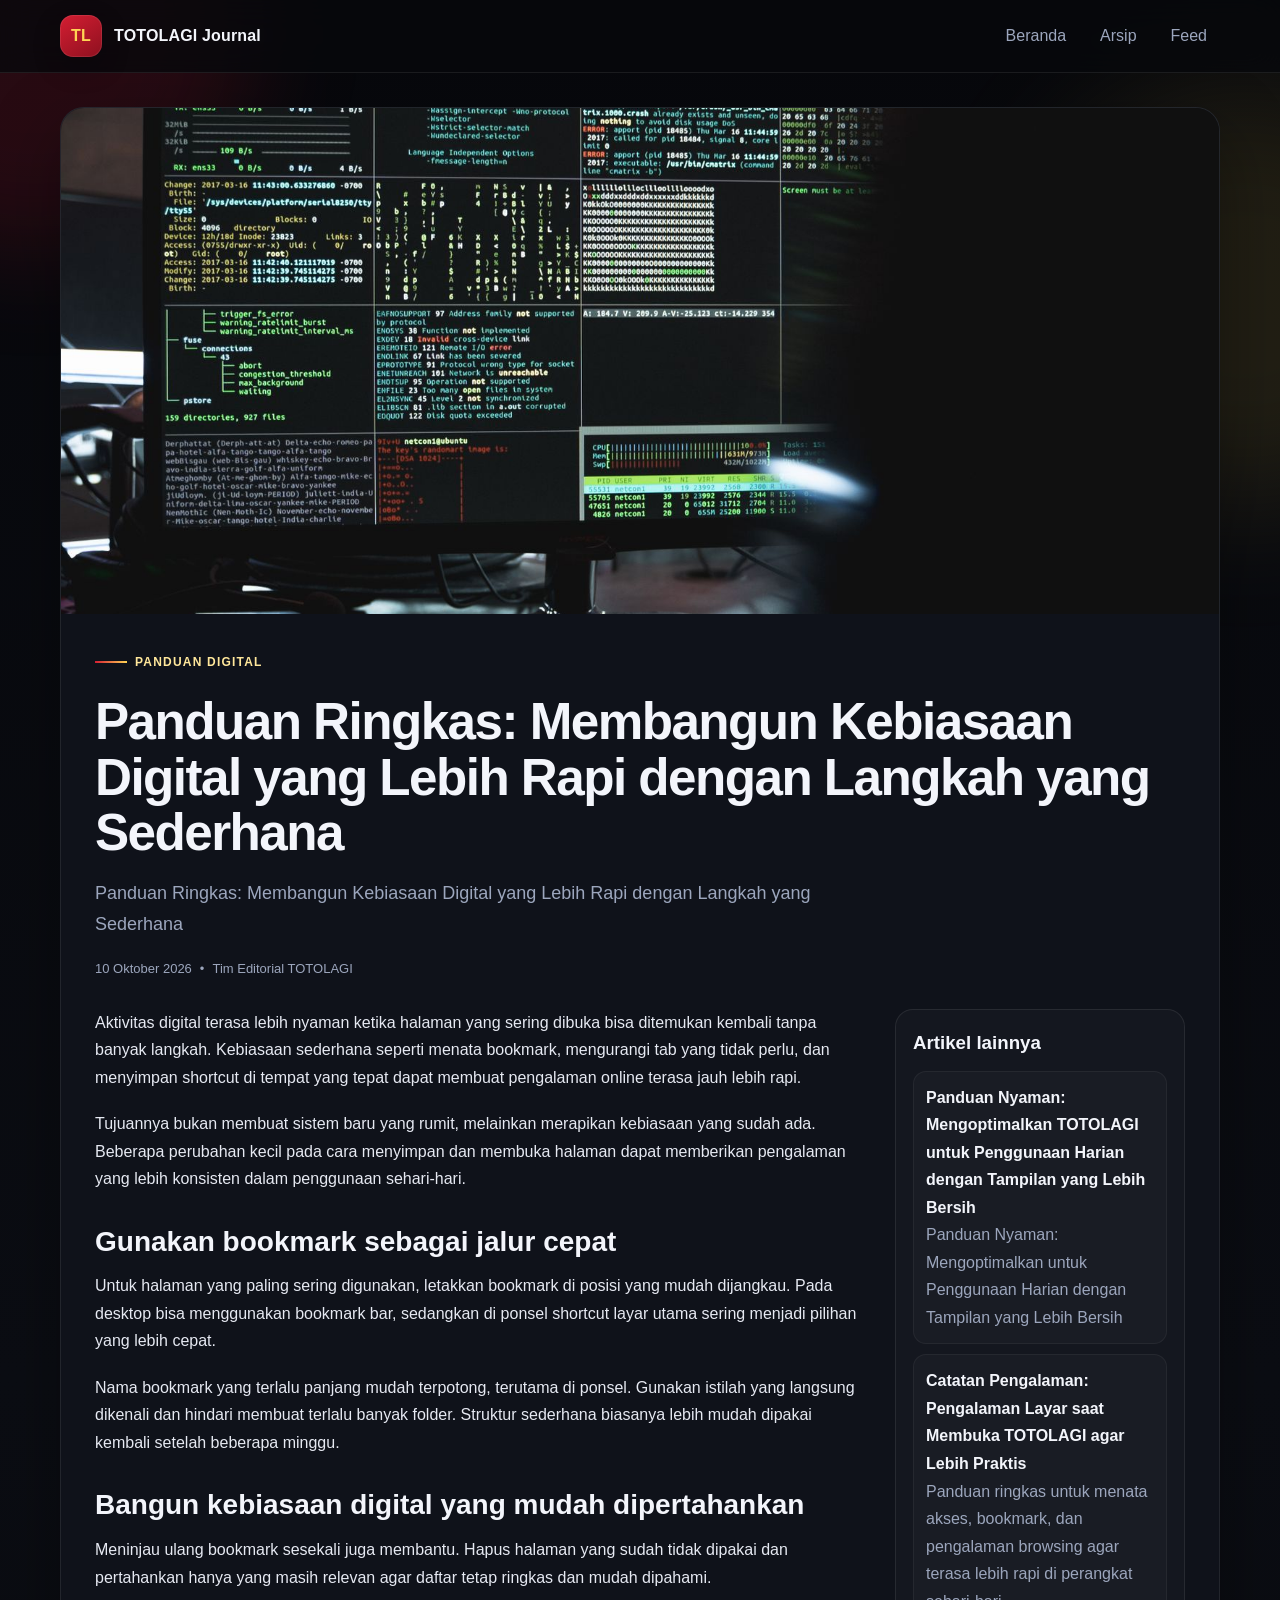
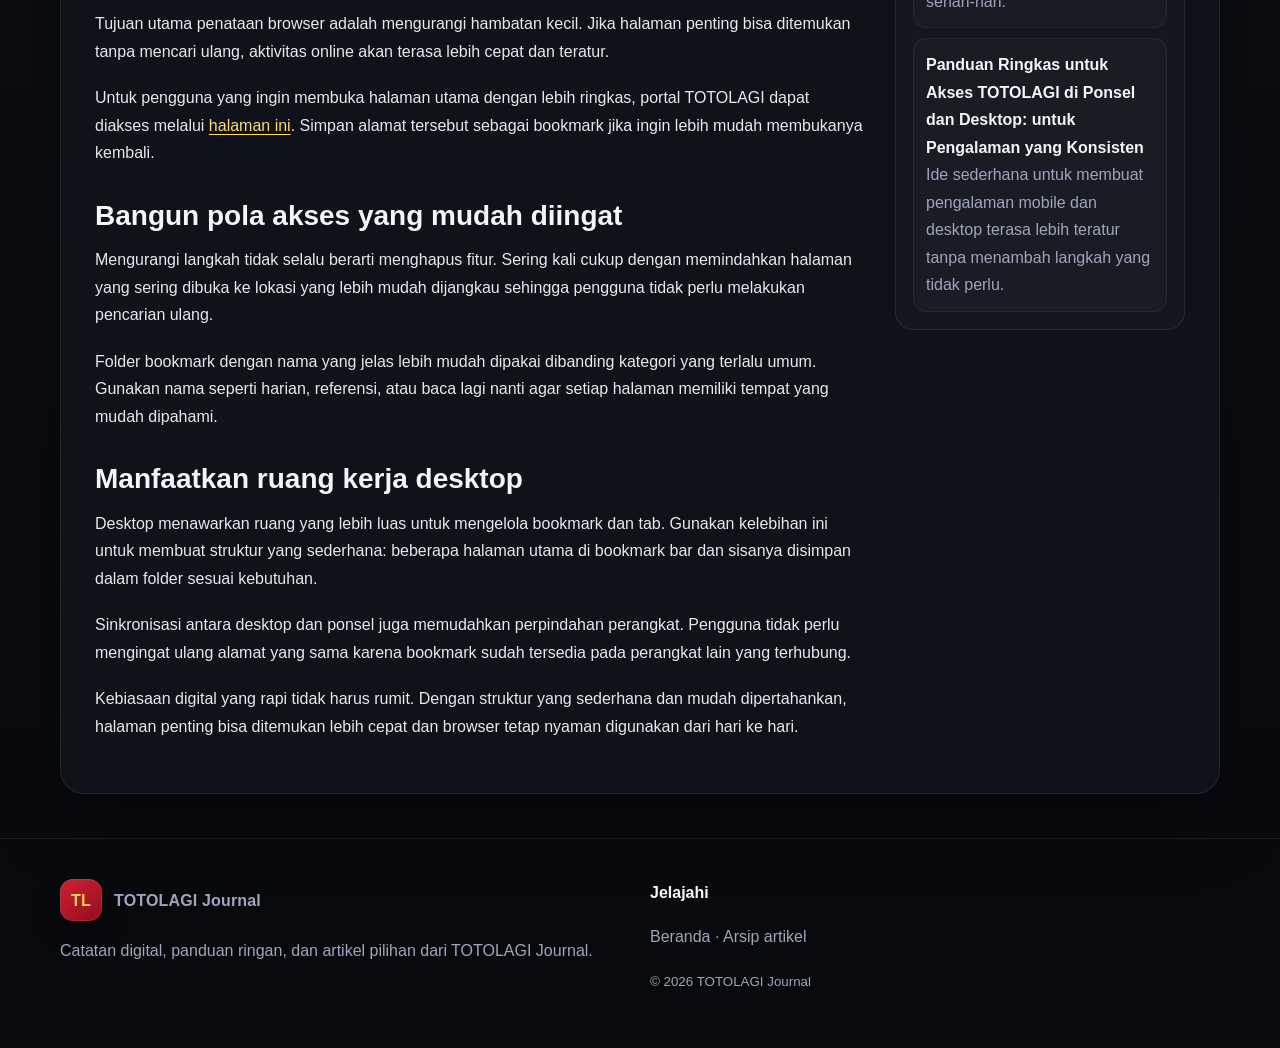
<file: posts/panduan-ringkas-membangun-kebiasaan-digital-yang-lebih-rapi-dengan-langkah-yang-sederhana.html>
<!doctype html><html lang="id-ID"><head><meta charset="utf-8"><meta name="viewport" content="width=device-width,initial-scale=1"><title>Panduan Ringkas: Membangun Kebiasaan Digital yang Lebih Rapi dengan Langkah yang Sederhana | TOTOLAGI Journal</title><meta name="description" content="Panduan Ringkas: Membangun Kebiasaan Digital yang Lebih Rapi dengan Langkah yang Sederhana"><meta name="robots" content="index,follow,max-image-preview:large,max-snippet:-1,max-video-preview:-1"><link rel="canonical" href="https://pphokipromo.github.io/bl/posts/panduan-ringkas-membangun-kebiasaan-digital-yang-lebih-rapi-dengan-langkah-yang-sederhana.html"><meta property="og:type" content="article"><meta property="og:title" content="Panduan Ringkas: Membangun Kebiasaan Digital yang Lebih Rapi dengan Langkah yang Sederhana"><meta property="og:description" content="Panduan Ringkas: Membangun Kebiasaan Digital yang Lebih Rapi dengan Langkah yang Sederhana"><meta property="og:url" content="https://pphokipromo.github.io/bl/posts/panduan-ringkas-membangun-kebiasaan-digital-yang-lebih-rapi-dengan-langkah-yang-sederhana.html"><meta property="og:image" content="https://pphokipromo.github.io/bl/assets/images/visual-004.jpg"><meta property="og:site_name" content="TOTOLAGI Journal"><meta name="twitter:card" content="summary_large_image"><link rel="icon" href="https://pphokipromo.github.io/bl/assets/favicon.svg"><link rel="stylesheet" href="https://pphokipromo.github.io/bl/assets/style.css?v=9323d5d857"><script type="application/ld+json">{"@context": "https://schema.org", "@type": "Article", "headline": "Panduan Ringkas: Membangun Kebiasaan Digital yang Lebih Rapi dengan Langkah yang Sederhana", "datePublished": "2026-10-10T10:00:06+07:00", "dateModified": "2026-10-10T10:00:06+07:00", "author": {"@type": "Person", "name": "Tim Editorial TOTOLAGI"}, "publisher": {"@type": "Organization", "name": "TOTOLAGI Journal"}, "mainEntityOfPage": "https://pphokipromo.github.io/bl/posts/panduan-ringkas-membangun-kebiasaan-digital-yang-lebih-rapi-dengan-langkah-yang-sederhana.html", "image": "https://pphokipromo.github.io/bl/assets/images/visual-004.jpg", "description": "Panduan Ringkas: Membangun Kebiasaan Digital yang Lebih Rapi dengan Langkah yang Sederhana"}</script></head><body><div class="progress"></div><header class="topbar"><div class="wrap nav"><a class="brand" href="https://pphokipromo.github.io/bl/"><span class="brandmark">TL</span><span>TOTOLAGI Journal</span></a><nav class="navlinks"><a href="https://pphokipromo.github.io/bl/">Beranda</a><a href="https://pphokipromo.github.io/bl/arsip.html">Arsip</a><a href="https://pphokipromo.github.io/bl/feed.xml">Feed</a></nav></div></header><main class="wrap"><article class="article-shell reveal"><div class="article-cover"><img src="https://pphokipromo.github.io/bl/assets/images/visual-004.jpg" alt="Panduan Ringkas: Membangun Kebiasaan Digital yang Lebih Rapi dengan Langkah yang Sederhana"></div><div class="article-head"><div class="eyebrow">Panduan Digital</div><h1>Panduan Ringkas: Membangun Kebiasaan Digital yang Lebih Rapi dengan Langkah yang Sederhana</h1><p class="dek">Panduan Ringkas: Membangun Kebiasaan Digital yang Lebih Rapi dengan Langkah yang Sederhana</p><div class="meta"><span>10 Oktober 2026</span><span>•</span><span>Tim Editorial TOTOLAGI</span></div></div><div class="article-body"><div class="article-copy"><p>Aktivitas digital terasa lebih nyaman ketika halaman yang sering dibuka bisa ditemukan kembali tanpa banyak langkah. Kebiasaan sederhana seperti menata bookmark, mengurangi tab yang tidak perlu, dan menyimpan shortcut di tempat yang tepat dapat membuat pengalaman online terasa jauh lebih rapi.</p><p>Tujuannya bukan membuat sistem baru yang rumit, melainkan merapikan kebiasaan yang sudah ada. Beberapa perubahan kecil pada cara menyimpan dan membuka halaman dapat memberikan pengalaman yang lebih konsisten dalam penggunaan sehari-hari.</p><h2>Gunakan bookmark sebagai jalur cepat</h2><p>Untuk halaman yang paling sering digunakan, letakkan bookmark di posisi yang mudah dijangkau. Pada desktop bisa menggunakan bookmark bar, sedangkan di ponsel shortcut layar utama sering menjadi pilihan yang lebih cepat.</p><p>Nama bookmark yang terlalu panjang mudah terpotong, terutama di ponsel. Gunakan istilah yang langsung dikenali dan hindari membuat terlalu banyak folder. Struktur sederhana biasanya lebih mudah dipakai kembali setelah beberapa minggu.</p><h2>Bangun kebiasaan digital yang mudah dipertahankan</h2><p>Meninjau ulang bookmark sesekali juga membantu. Hapus halaman yang sudah tidak dipakai dan pertahankan hanya yang masih relevan agar daftar tetap ringkas dan mudah dipahami.</p><p>Tujuan utama penataan browser adalah mengurangi hambatan kecil. Jika halaman penting bisa ditemukan tanpa mencari ulang, aktivitas online akan terasa lebih cepat dan teratur.</p><p>Untuk pengguna yang ingin membuka halaman utama dengan lebih ringkas, portal TOTOLAGI dapat diakses melalui <a href="https://totodisini.com" rel="noopener">halaman ini</a>. Simpan alamat tersebut sebagai bookmark jika ingin lebih mudah membukanya kembali.</p><h2>Bangun pola akses yang mudah diingat</h2><p>Mengurangi langkah tidak selalu berarti menghapus fitur. Sering kali cukup dengan memindahkan halaman yang sering dibuka ke lokasi yang lebih mudah dijangkau sehingga pengguna tidak perlu melakukan pencarian ulang.</p><p>Folder bookmark dengan nama yang jelas lebih mudah dipakai dibanding kategori yang terlalu umum. Gunakan nama seperti harian, referensi, atau baca lagi nanti agar setiap halaman memiliki tempat yang mudah dipahami.</p><h2>Manfaatkan ruang kerja desktop</h2><p>Desktop menawarkan ruang yang lebih luas untuk mengelola bookmark dan tab. Gunakan kelebihan ini untuk membuat struktur yang sederhana: beberapa halaman utama di bookmark bar dan sisanya disimpan dalam folder sesuai kebutuhan.</p><p>Sinkronisasi antara desktop dan ponsel juga memudahkan perpindahan perangkat. Pengguna tidak perlu mengingat ulang alamat yang sama karena bookmark sudah tersedia pada perangkat lain yang terhubung.</p><p>Kebiasaan digital yang rapi tidak harus rumit. Dengan struktur yang sederhana dan mudah dipertahankan, halaman penting bisa ditemukan lebih cepat dan browser tetap nyaman digunakan dari hari ke hari.</p></div><aside class="panel"><h3>Artikel lainnya</h3><div class="list-links"><a href="https://pphokipromo.github.io/bl/posts/panduan-nyaman-mengoptimalkan-totolagi-untuk-penggunaan-harian-dengan-tampilan-yang-lebih-bersih.html"><strong>Panduan Nyaman: Mengoptimalkan TOTOLAGI untuk Penggunaan Harian dengan Tampilan yang Lebih Bersih</strong><br><span class="excerpt">Panduan Nyaman: Mengoptimalkan untuk Penggunaan Harian dengan Tampilan yang Lebih Bersih</span></a><a href="https://pphokipromo.github.io/bl/posts/catatan-pengalaman-pengalaman-layar-saat-membuka-totolagi-agar-lebih-praktis.html"><strong>Catatan Pengalaman: Pengalaman Layar saat Membuka TOTOLAGI agar Lebih Praktis</strong><br><span class="excerpt">Panduan ringkas untuk menata akses, bookmark, dan pengalaman browsing agar terasa lebih rapi di perangkat sehari-hari.</span></a><a href="https://pphokipromo.github.io/bl/posts/panduan-ringkas-untuk-akses-totolagi-di-ponsel-dan-desktop-untuk-pengalaman-yang-konsisten.html"><strong>Panduan Ringkas untuk Akses TOTOLAGI di Ponsel dan Desktop: untuk Pengalaman yang Konsisten</strong><br><span class="excerpt">Ide sederhana untuk membuat pengalaman mobile dan desktop terasa lebih teratur tanpa menambah langkah yang tidak perlu.</span></a></div></aside></div></article></main><footer class="footer"><div class="wrap footer-grid"><div><div class="brand"><span class="brandmark">TL</span><span>TOTOLAGI Journal</span></div><p>Catatan digital, panduan ringan, dan artikel pilihan dari TOTOLAGI Journal.</p></div><div><strong>Jelajahi</strong><p><a href="https://pphokipromo.github.io/bl/">Beranda</a> · <a href="https://pphokipromo.github.io/bl/arsip.html">Arsip artikel</a></p><small>© 2026 TOTOLAGI Journal</small></div></div></footer><script src="https://pphokipromo.github.io/bl/assets/app.js?v=9323d5d857"></script></body></html>
</file>
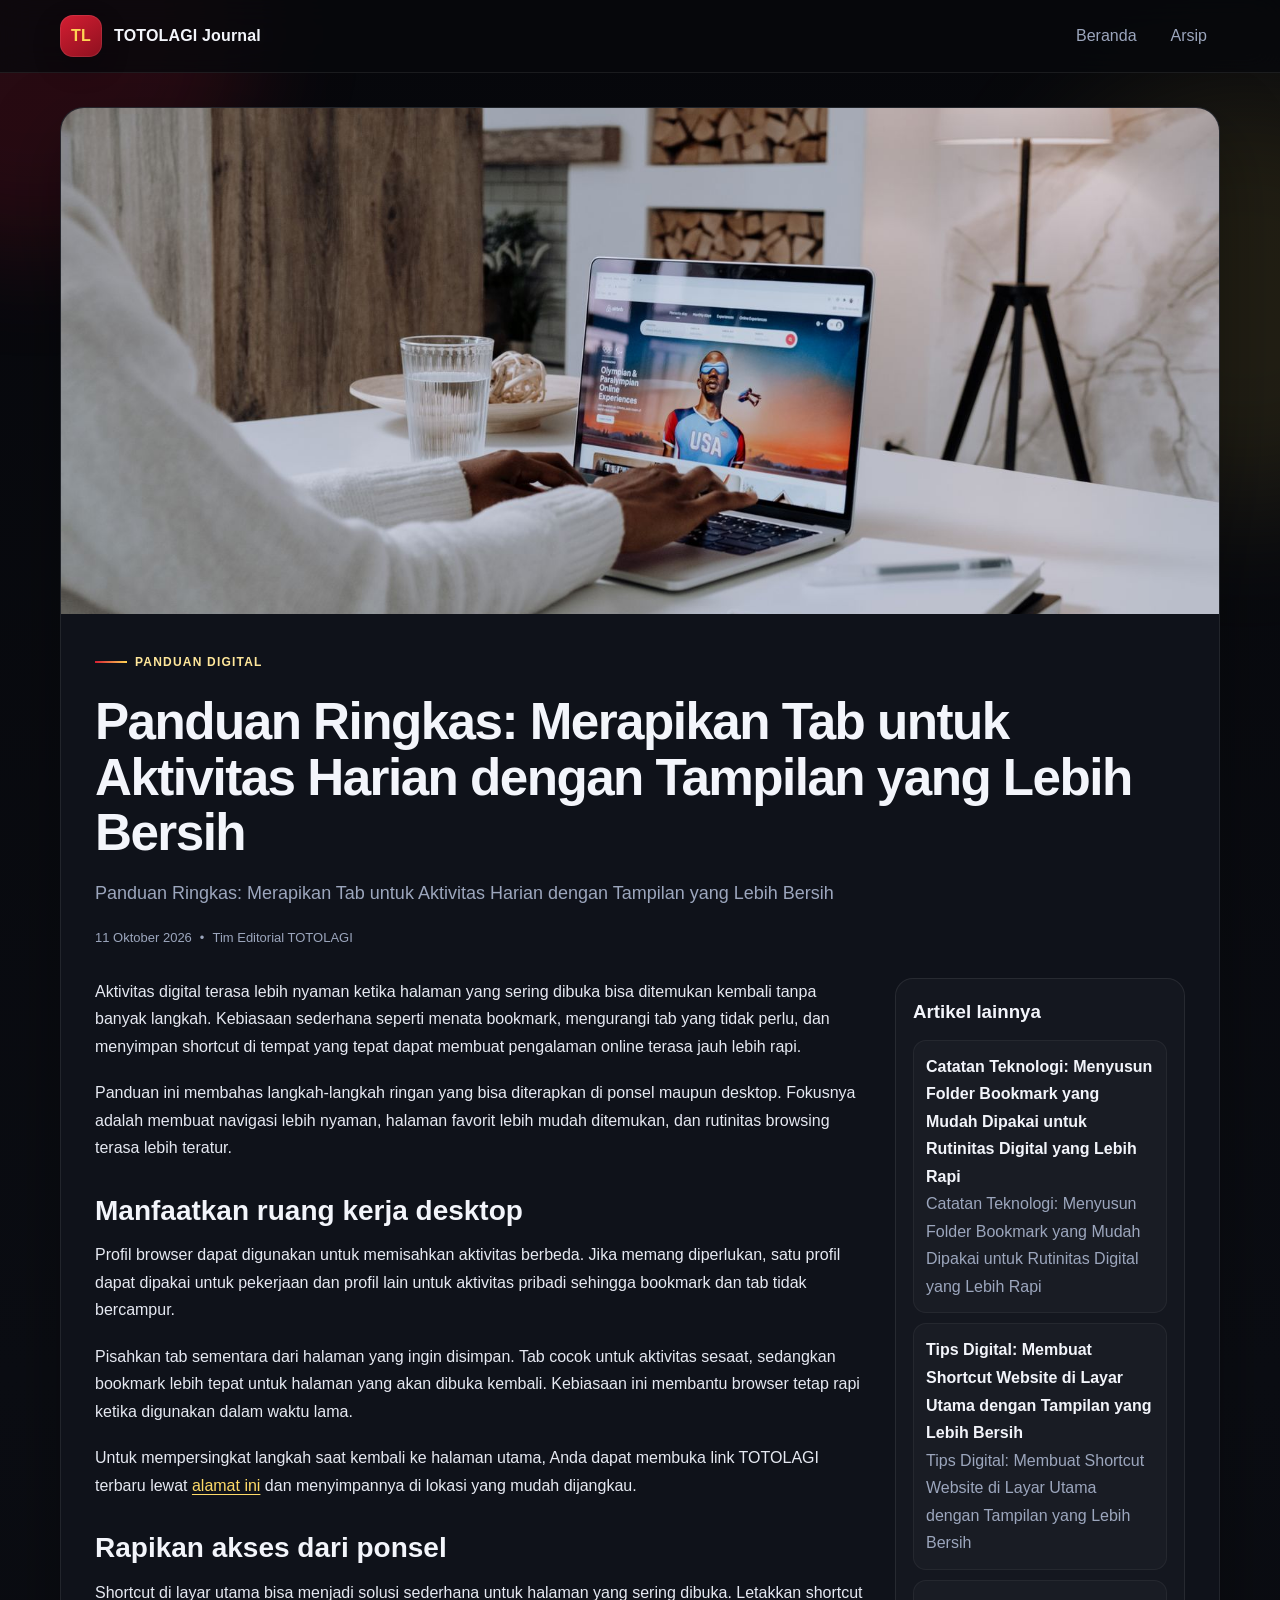
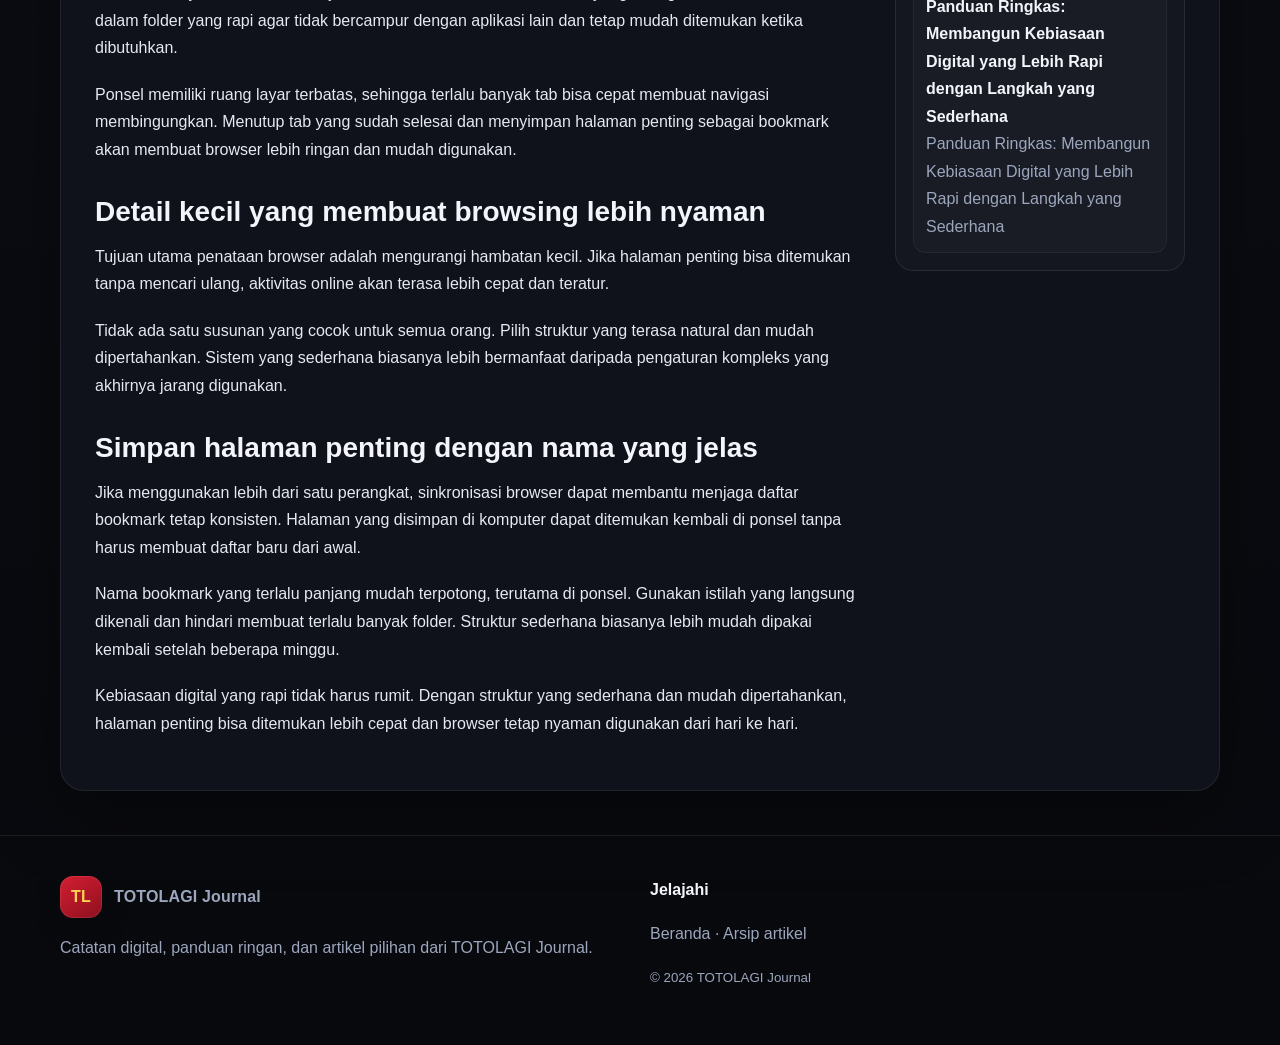
<file: posts/panduan-ringkas-merapikan-tab-untuk-aktivitas-harian-dengan-tampilan-yang-lebih-bersih.html>
<!doctype html><html lang="id-ID"><head><meta charset="utf-8"><meta name="viewport" content="width=device-width,initial-scale=1"><title>Panduan Ringkas: Merapikan Tab untuk Aktivitas Harian dengan Tampilan yang Lebih Bersih | TOTOLAGI Journal</title><meta name="description" content="Panduan Ringkas: Merapikan Tab untuk Aktivitas Harian dengan Tampilan yang Lebih Bersih"><meta name="robots" content="index,follow,max-image-preview:large,max-snippet:-1,max-video-preview:-1"><link rel="canonical" href="https://pphokipromo.github.io/bl/posts/panduan-ringkas-merapikan-tab-untuk-aktivitas-harian-dengan-tampilan-yang-lebih-bersih.html"><meta property="og:type" content="article"><meta property="og:title" content="Panduan Ringkas: Merapikan Tab untuk Aktivitas Harian dengan Tampilan yang Lebih Bersih"><meta property="og:description" content="Panduan Ringkas: Merapikan Tab untuk Aktivitas Harian dengan Tampilan yang Lebih Bersih"><meta property="og:url" content="https://pphokipromo.github.io/bl/posts/panduan-ringkas-merapikan-tab-untuk-aktivitas-harian-dengan-tampilan-yang-lebih-bersih.html"><meta property="og:image" content="https://pphokipromo.github.io/bl/assets/images/visual-007.jpg"><meta property="og:site_name" content="TOTOLAGI Journal"><meta name="twitter:card" content="summary_large_image"><link rel="icon" href="https://pphokipromo.github.io/bl/assets/favicon.svg"><link rel="stylesheet" href="https://pphokipromo.github.io/bl/assets/style.css?v=9323d5d857"><script type="application/ld+json">{"@context": "https://schema.org", "@type": "Article", "headline": "Panduan Ringkas: Merapikan Tab untuk Aktivitas Harian dengan Tampilan yang Lebih Bersih", "datePublished": "2026-10-11T14:00:06+07:00", "dateModified": "2026-10-11T14:00:06+07:00", "author": {"@type": "Person", "name": "Tim Editorial TOTOLAGI"}, "publisher": {"@type": "Organization", "name": "TOTOLAGI Journal"}, "mainEntityOfPage": "https://pphokipromo.github.io/bl/posts/panduan-ringkas-merapikan-tab-untuk-aktivitas-harian-dengan-tampilan-yang-lebih-bersih.html", "image": "https://pphokipromo.github.io/bl/assets/images/visual-007.jpg", "description": "Panduan Ringkas: Merapikan Tab untuk Aktivitas Harian dengan Tampilan yang Lebih Bersih"}</script></head><body><div class="progress"></div><header class="topbar"><div class="wrap nav"><a class="brand" href="https://pphokipromo.github.io/bl/"><span class="brandmark">TL</span><span>TOTOLAGI Journal</span></a><nav class="navlinks"><a href="https://pphokipromo.github.io/bl/">Beranda</a><a href="https://pphokipromo.github.io/bl/arsip.html">Arsip</a></nav></div></header><main class="wrap"><article class="article-shell reveal"><div class="article-cover"><img src="https://pphokipromo.github.io/bl/assets/images/visual-007.jpg" alt="Panduan Ringkas: Merapikan Tab untuk Aktivitas Harian dengan Tampilan yang Lebih Bersih"></div><div class="article-head"><div class="eyebrow">Panduan Digital</div><h1>Panduan Ringkas: Merapikan Tab untuk Aktivitas Harian dengan Tampilan yang Lebih Bersih</h1><p class="dek">Panduan Ringkas: Merapikan Tab untuk Aktivitas Harian dengan Tampilan yang Lebih Bersih</p><div class="meta"><span>11 Oktober 2026</span><span>•</span><span>Tim Editorial TOTOLAGI</span></div></div><div class="article-body"><div class="article-copy"><p>Aktivitas digital terasa lebih nyaman ketika halaman yang sering dibuka bisa ditemukan kembali tanpa banyak langkah. Kebiasaan sederhana seperti menata bookmark, mengurangi tab yang tidak perlu, dan menyimpan shortcut di tempat yang tepat dapat membuat pengalaman online terasa jauh lebih rapi.</p><p>Panduan ini membahas langkah-langkah ringan yang bisa diterapkan di ponsel maupun desktop. Fokusnya adalah membuat navigasi lebih nyaman, halaman favorit lebih mudah ditemukan, dan rutinitas browsing terasa lebih teratur.</p><h2>Manfaatkan ruang kerja desktop</h2><p>Profil browser dapat digunakan untuk memisahkan aktivitas berbeda. Jika memang diperlukan, satu profil dapat dipakai untuk pekerjaan dan profil lain untuk aktivitas pribadi sehingga bookmark dan tab tidak bercampur.</p><p>Pisahkan tab sementara dari halaman yang ingin disimpan. Tab cocok untuk aktivitas sesaat, sedangkan bookmark lebih tepat untuk halaman yang akan dibuka kembali. Kebiasaan ini membantu browser tetap rapi ketika digunakan dalam waktu lama.</p><p>Untuk mempersingkat langkah saat kembali ke halaman utama, Anda dapat membuka link TOTOLAGI terbaru lewat <a href="https://totolagivip.com" rel="noopener">alamat ini</a> dan menyimpannya di lokasi yang mudah dijangkau.</p><h2>Rapikan akses dari ponsel</h2><p>Shortcut di layar utama bisa menjadi solusi sederhana untuk halaman yang sering dibuka. Letakkan shortcut dalam folder yang rapi agar tidak bercampur dengan aplikasi lain dan tetap mudah ditemukan ketika dibutuhkan.</p><p>Ponsel memiliki ruang layar terbatas, sehingga terlalu banyak tab bisa cepat membuat navigasi membingungkan. Menutup tab yang sudah selesai dan menyimpan halaman penting sebagai bookmark akan membuat browser lebih ringan dan mudah digunakan.</p><h2>Detail kecil yang membuat browsing lebih nyaman</h2><p>Tujuan utama penataan browser adalah mengurangi hambatan kecil. Jika halaman penting bisa ditemukan tanpa mencari ulang, aktivitas online akan terasa lebih cepat dan teratur.</p><p>Tidak ada satu susunan yang cocok untuk semua orang. Pilih struktur yang terasa natural dan mudah dipertahankan. Sistem yang sederhana biasanya lebih bermanfaat daripada pengaturan kompleks yang akhirnya jarang digunakan.</p><h2>Simpan halaman penting dengan nama yang jelas</h2><p>Jika menggunakan lebih dari satu perangkat, sinkronisasi browser dapat membantu menjaga daftar bookmark tetap konsisten. Halaman yang disimpan di komputer dapat ditemukan kembali di ponsel tanpa harus membuat daftar baru dari awal.</p><p>Nama bookmark yang terlalu panjang mudah terpotong, terutama di ponsel. Gunakan istilah yang langsung dikenali dan hindari membuat terlalu banyak folder. Struktur sederhana biasanya lebih mudah dipakai kembali setelah beberapa minggu.</p><p>Kebiasaan digital yang rapi tidak harus rumit. Dengan struktur yang sederhana dan mudah dipertahankan, halaman penting bisa ditemukan lebih cepat dan browser tetap nyaman digunakan dari hari ke hari.</p></div><aside class="panel"><h3>Artikel lainnya</h3><div class="list-links"><a href="https://pphokipromo.github.io/bl/posts/catatan-teknologi-menyusun-folder-bookmark-yang-mudah-dipakai-untuk-rutinitas-digital-yang-lebih-rapi.html"><strong>Catatan Teknologi: Menyusun Folder Bookmark yang Mudah Dipakai untuk Rutinitas Digital yang Lebih Rapi</strong><br><span class="excerpt">Catatan Teknologi: Menyusun Folder Bookmark yang Mudah Dipakai untuk Rutinitas Digital yang Lebih Rapi</span></a><a href="https://pphokipromo.github.io/bl/posts/tips-digital-membuat-shortcut-website-di-layar-utama-dengan-tampilan-yang-lebih-bersih.html"><strong>Tips Digital: Membuat Shortcut Website di Layar Utama dengan Tampilan yang Lebih Bersih</strong><br><span class="excerpt">Tips Digital: Membuat Shortcut Website di Layar Utama dengan Tampilan yang Lebih Bersih</span></a><a href="https://pphokipromo.github.io/bl/posts/panduan-ringkas-membangun-kebiasaan-digital-yang-lebih-rapi-dengan-langkah-yang-sederhana.html"><strong>Panduan Ringkas: Membangun Kebiasaan Digital yang Lebih Rapi dengan Langkah yang Sederhana</strong><br><span class="excerpt">Panduan Ringkas: Membangun Kebiasaan Digital yang Lebih Rapi dengan Langkah yang Sederhana</span></a></div></aside></div></article></main><footer class="footer"><div class="wrap footer-grid"><div><div class="brand"><span class="brandmark">TL</span><span>TOTOLAGI Journal</span></div><p>Catatan digital, panduan ringan, dan artikel pilihan dari TOTOLAGI Journal.</p></div><div><strong>Jelajahi</strong><p><a href="https://pphokipromo.github.io/bl/">Beranda</a> · <a href="https://pphokipromo.github.io/bl/arsip.html">Arsip artikel</a></p><small>© 2026 TOTOLAGI Journal</small></div></div></footer><script src="https://pphokipromo.github.io/bl/assets/app.js?v=9323d5d857"></script></body></html>
</file>
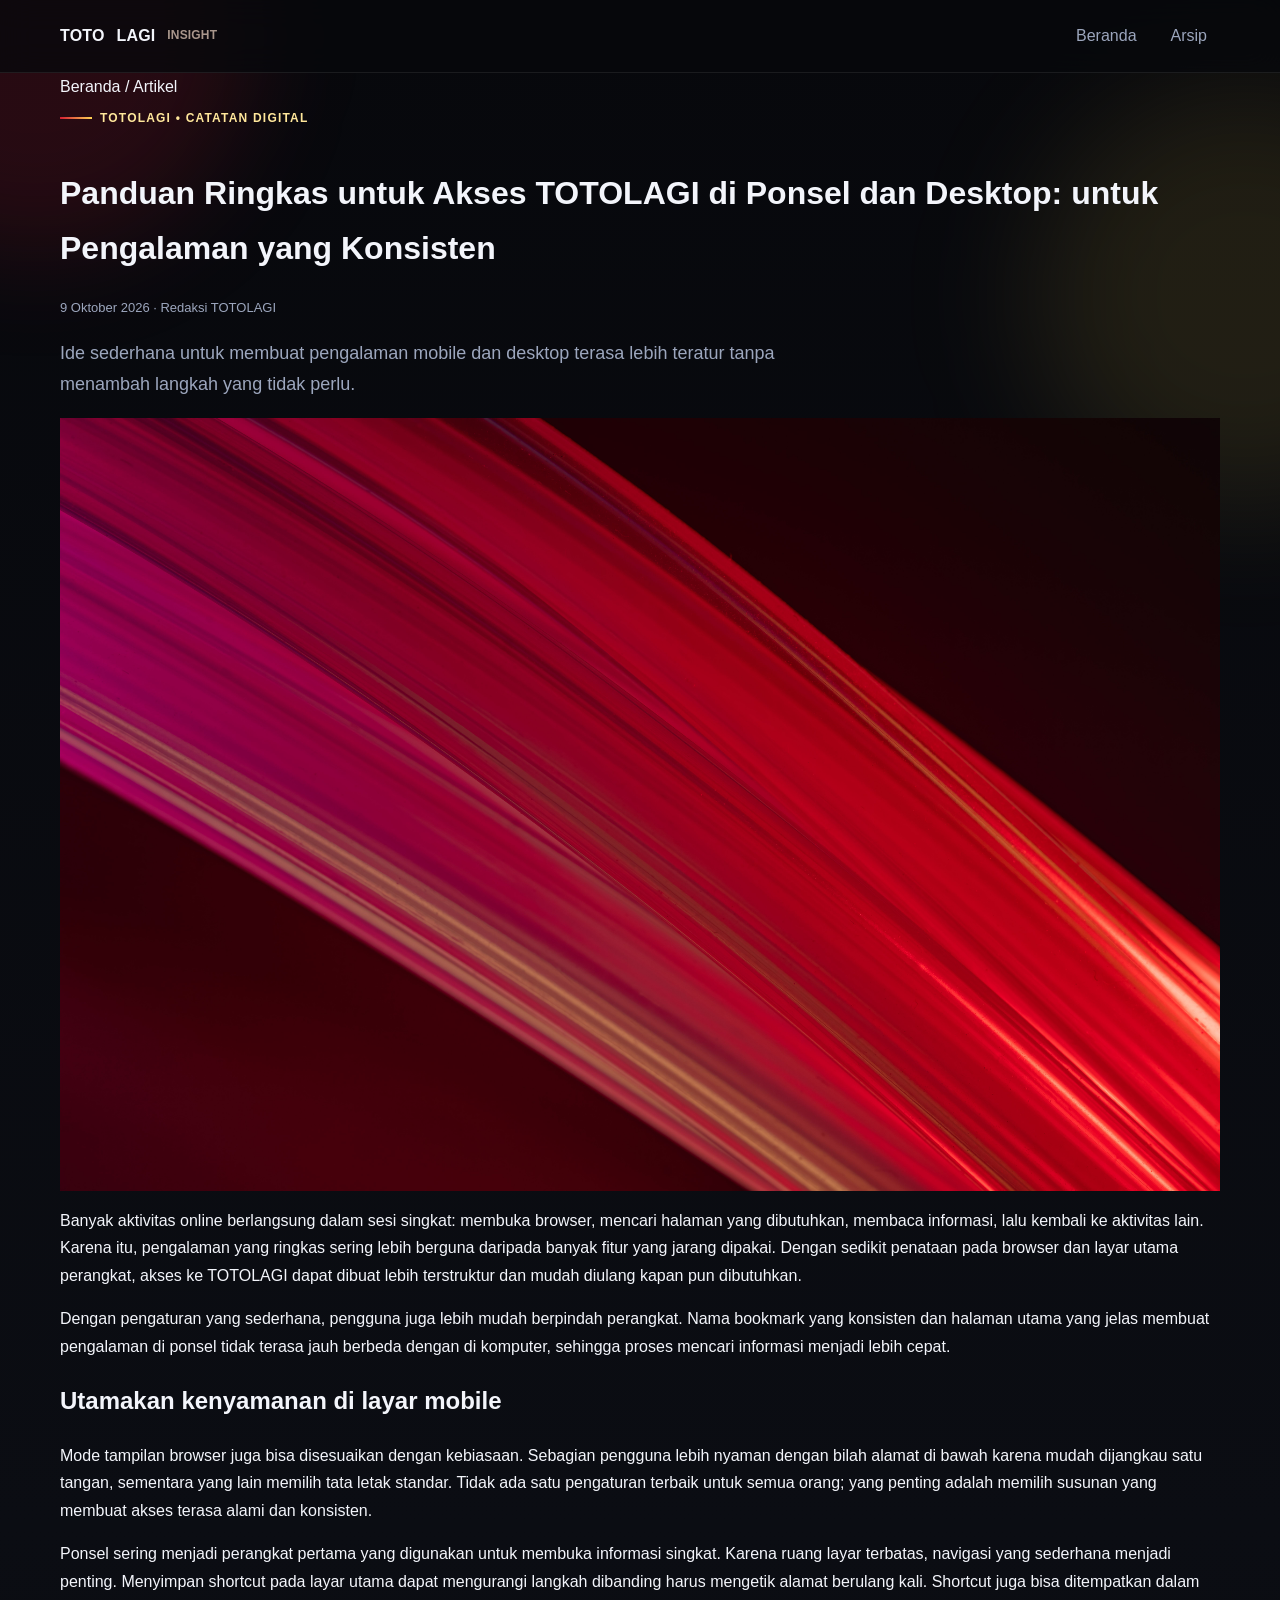
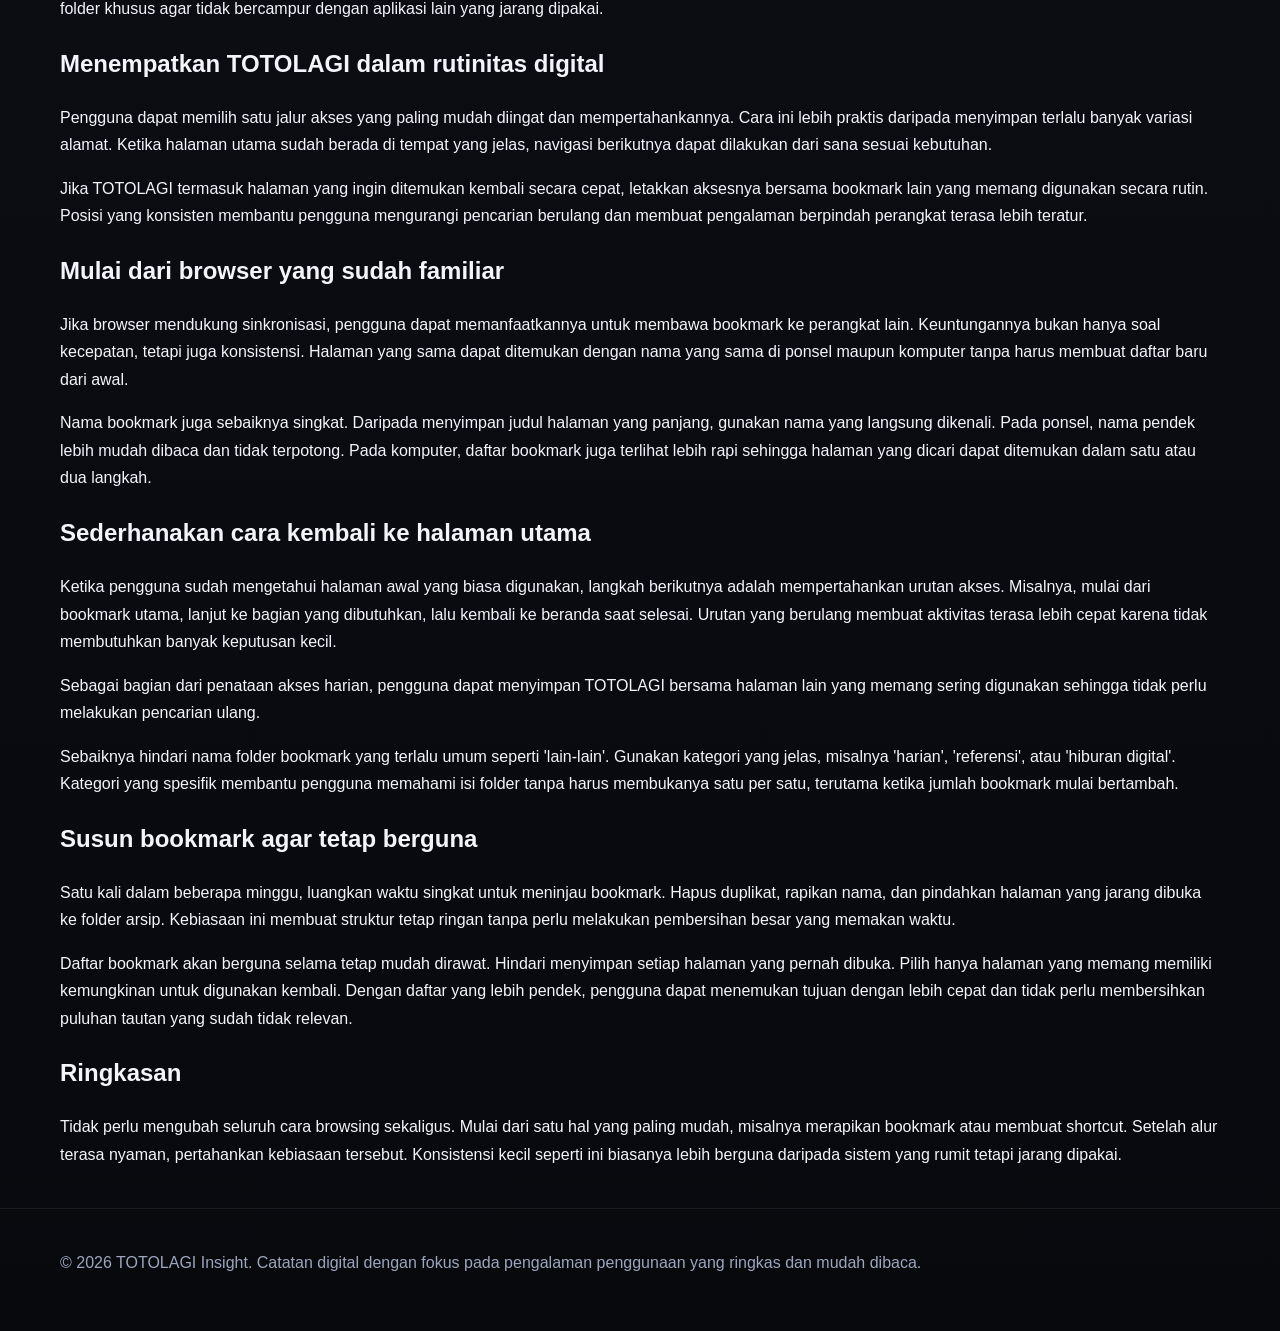
<file: posts/panduan-ringkas-untuk-akses-totolagi-di-ponsel-dan-desktop-untuk-pengalaman-yang-konsisten.html>
<!doctype html><html lang="id"><head><meta charset="utf-8"><meta name="viewport" content="width=device-width,initial-scale=1"><title>Panduan Ringkas untuk Akses TOTOLAGI di Ponsel dan Desktop: untuk Pengalaman yang Konsisten | TOTOLAGI Insight</title><meta name="description" content="Ide sederhana untuk membuat pengalaman mobile dan desktop terasa lebih teratur tanpa menambah langkah yang tidak perlu."><meta name="robots" content="index,follow,max-image-preview:large"><link rel="canonical" href="https://pphokipromo.github.io/bl/posts/panduan-ringkas-untuk-akses-totolagi-di-ponsel-dan-desktop-untuk-pengalaman-yang-konsisten.html"><meta property="og:type" content="article"><meta property="og:title" content="Panduan Ringkas untuk Akses TOTOLAGI di Ponsel dan Desktop: untuk Pengalaman yang Konsisten"><meta property="og:description" content="Ide sederhana untuk membuat pengalaman mobile dan desktop terasa lebih teratur tanpa menambah langkah yang tidak perlu."><meta property="og:url" content="https://pphokipromo.github.io/bl/posts/panduan-ringkas-untuk-akses-totolagi-di-ponsel-dan-desktop-untuk-pengalaman-yang-konsisten.html"><meta property="og:image" content="https://pphokipromo.github.io/bl/assets/images/visual-01.jpg"><meta name="twitter:card" content="summary_large_image"><link rel="icon" href="https://pphokipromo.github.io/bl/assets/favicon.svg"><link rel="stylesheet" href="https://pphokipromo.github.io/bl/assets/style.css"><script type="application/ld+json">{"@context": "https://schema.org", "@type": "Article", "headline": "Panduan Ringkas untuk Akses TOTOLAGI di Ponsel dan Desktop: untuk Pengalaman yang Konsisten", "description": "Ide sederhana untuk membuat pengalaman mobile dan desktop terasa lebih teratur tanpa menambah langkah yang tidak perlu.", "image": ["https://pphokipromo.github.io/bl/assets/images/visual-01.jpg"], "datePublished": "2026-10-09T15:37:36+07:00", "dateModified": "2026-10-09T15:37:36+07:00", "author": {"@type": "Organization", "name": "Redaksi TOTOLAGI"}, "publisher": {"@type": "Organization", "name": "TOTOLAGI Insight"}, "mainEntityOfPage": "https://pphokipromo.github.io/bl/posts/panduan-ringkas-untuk-akses-totolagi-di-ponsel-dan-desktop-untuk-pengalaman-yang-konsisten.html"}</script></head><body><header class="topbar"><div class="wrap nav"><a class="brand" href="https://pphokipromo.github.io/bl/"><b>TOTO</b>LAGI <span style="font-weight:600;color:#a9968c;font-size:12px">INSIGHT</span></a><nav class="navlinks"><a href="https://pphokipromo.github.io/bl/">Beranda</a><a href="https://pphokipromo.github.io/bl/arsip.html">Arsip</a></nav></div></header><main class="wrap article"><div class="crumb"><a href="https://pphokipromo.github.io/bl/">Beranda</a> / Artikel</div><span class="kicker">TOTOLAGI • CATATAN DIGITAL</span><h1>Panduan Ringkas untuk Akses TOTOLAGI di Ponsel dan Desktop: untuk Pengalaman yang Konsisten</h1><div class="meta">9 Oktober 2026 · Redaksi TOTOLAGI</div><p class="dek">Ide sederhana untuk membuat pengalaman mobile dan desktop terasa lebih teratur tanpa menambah langkah yang tidak perlu.</p><img class="heroimg" src="https://pphokipromo.github.io/bl/assets/images/visual-01.jpg" alt="Ilustrasi digital untuk Panduan Ringkas untuk Akses TOTOLAGI di Ponsel dan Desktop: untuk Pengalaman yang Konsisten" loading="eager" decoding="async"><p>Banyak aktivitas online berlangsung dalam sesi singkat: membuka browser, mencari halaman yang dibutuhkan, membaca informasi, lalu kembali ke aktivitas lain. Karena itu, pengalaman yang ringkas sering lebih berguna daripada banyak fitur yang jarang dipakai. Dengan sedikit penataan pada browser dan layar utama perangkat, akses ke TOTOLAGI dapat dibuat lebih terstruktur dan mudah diulang kapan pun dibutuhkan.</p><p>Dengan pengaturan yang sederhana, pengguna juga lebih mudah berpindah perangkat. Nama bookmark yang konsisten dan halaman utama yang jelas membuat pengalaman di ponsel tidak terasa jauh berbeda dengan di komputer, sehingga proses mencari informasi menjadi lebih cepat.</p><h2>Utamakan kenyamanan di layar mobile</h2><p>Mode tampilan browser juga bisa disesuaikan dengan kebiasaan. Sebagian pengguna lebih nyaman dengan bilah alamat di bawah karena mudah dijangkau satu tangan, sementara yang lain memilih tata letak standar. Tidak ada satu pengaturan terbaik untuk semua orang; yang penting adalah memilih susunan yang membuat akses terasa alami dan konsisten.</p><p>Ponsel sering menjadi perangkat pertama yang digunakan untuk membuka informasi singkat. Karena ruang layar terbatas, navigasi yang sederhana menjadi penting. Menyimpan shortcut pada layar utama dapat mengurangi langkah dibanding harus mengetik alamat berulang kali. Shortcut juga bisa ditempatkan dalam folder khusus agar tidak bercampur dengan aplikasi lain yang jarang dipakai.</p><h2>Menempatkan TOTOLAGI dalam rutinitas digital</h2><p>Pengguna dapat memilih satu jalur akses yang paling mudah diingat dan mempertahankannya. Cara ini lebih praktis daripada menyimpan terlalu banyak variasi alamat. Ketika halaman utama sudah berada di tempat yang jelas, navigasi berikutnya dapat dilakukan dari sana sesuai kebutuhan.</p><p>Jika TOTOLAGI termasuk halaman yang ingin ditemukan kembali secara cepat, letakkan aksesnya bersama bookmark lain yang memang digunakan secara rutin. Posisi yang konsisten membantu pengguna mengurangi pencarian berulang dan membuat pengalaman berpindah perangkat terasa lebih teratur.</p><h2>Mulai dari browser yang sudah familiar</h2><p>Jika browser mendukung sinkronisasi, pengguna dapat memanfaatkannya untuk membawa bookmark ke perangkat lain. Keuntungannya bukan hanya soal kecepatan, tetapi juga konsistensi. Halaman yang sama dapat ditemukan dengan nama yang sama di ponsel maupun komputer tanpa harus membuat daftar baru dari awal.</p><p>Nama bookmark juga sebaiknya singkat. Daripada menyimpan judul halaman yang panjang, gunakan nama yang langsung dikenali. Pada ponsel, nama pendek lebih mudah dibaca dan tidak terpotong. Pada komputer, daftar bookmark juga terlihat lebih rapi sehingga halaman yang dicari dapat ditemukan dalam satu atau dua langkah.</p><h2>Sederhanakan cara kembali ke halaman utama</h2><p>Ketika pengguna sudah mengetahui halaman awal yang biasa digunakan, langkah berikutnya adalah mempertahankan urutan akses. Misalnya, mulai dari bookmark utama, lanjut ke bagian yang dibutuhkan, lalu kembali ke beranda saat selesai. Urutan yang berulang membuat aktivitas terasa lebih cepat karena tidak membutuhkan banyak keputusan kecil.</p><p>Sebagai bagian dari penataan akses harian, pengguna dapat menyimpan <a class="brand-link" href="https://totodisini.com">TOTOLAGI</a> bersama halaman lain yang memang sering digunakan sehingga tidak perlu melakukan pencarian ulang.</p><p>Sebaiknya hindari nama folder bookmark yang terlalu umum seperti &#x27;lain-lain&#x27;. Gunakan kategori yang jelas, misalnya &#x27;harian&#x27;, &#x27;referensi&#x27;, atau &#x27;hiburan digital&#x27;. Kategori yang spesifik membantu pengguna memahami isi folder tanpa harus membukanya satu per satu, terutama ketika jumlah bookmark mulai bertambah.</p><h2>Susun bookmark agar tetap berguna</h2><p>Satu kali dalam beberapa minggu, luangkan waktu singkat untuk meninjau bookmark. Hapus duplikat, rapikan nama, dan pindahkan halaman yang jarang dibuka ke folder arsip. Kebiasaan ini membuat struktur tetap ringan tanpa perlu melakukan pembersihan besar yang memakan waktu.</p><p>Daftar bookmark akan berguna selama tetap mudah dirawat. Hindari menyimpan setiap halaman yang pernah dibuka. Pilih hanya halaman yang memang memiliki kemungkinan untuk digunakan kembali. Dengan daftar yang lebih pendek, pengguna dapat menemukan tujuan dengan lebih cepat dan tidak perlu membersihkan puluhan tautan yang sudah tidak relevan.</p><h2>Ringkasan</h2><p>Tidak perlu mengubah seluruh cara browsing sekaligus. Mulai dari satu hal yang paling mudah, misalnya merapikan bookmark atau membuat shortcut. Setelah alur terasa nyaman, pertahankan kebiasaan tersebut. Konsistensi kecil seperti ini biasanya lebih berguna daripada sistem yang rumit tetapi jarang dipakai.</p></main><footer class="footer"><div class="wrap">© 2026 TOTOLAGI Insight. Catatan digital dengan fokus pada pengalaman penggunaan yang ringkas dan mudah dibaca.</div></footer></body></html>
</file>
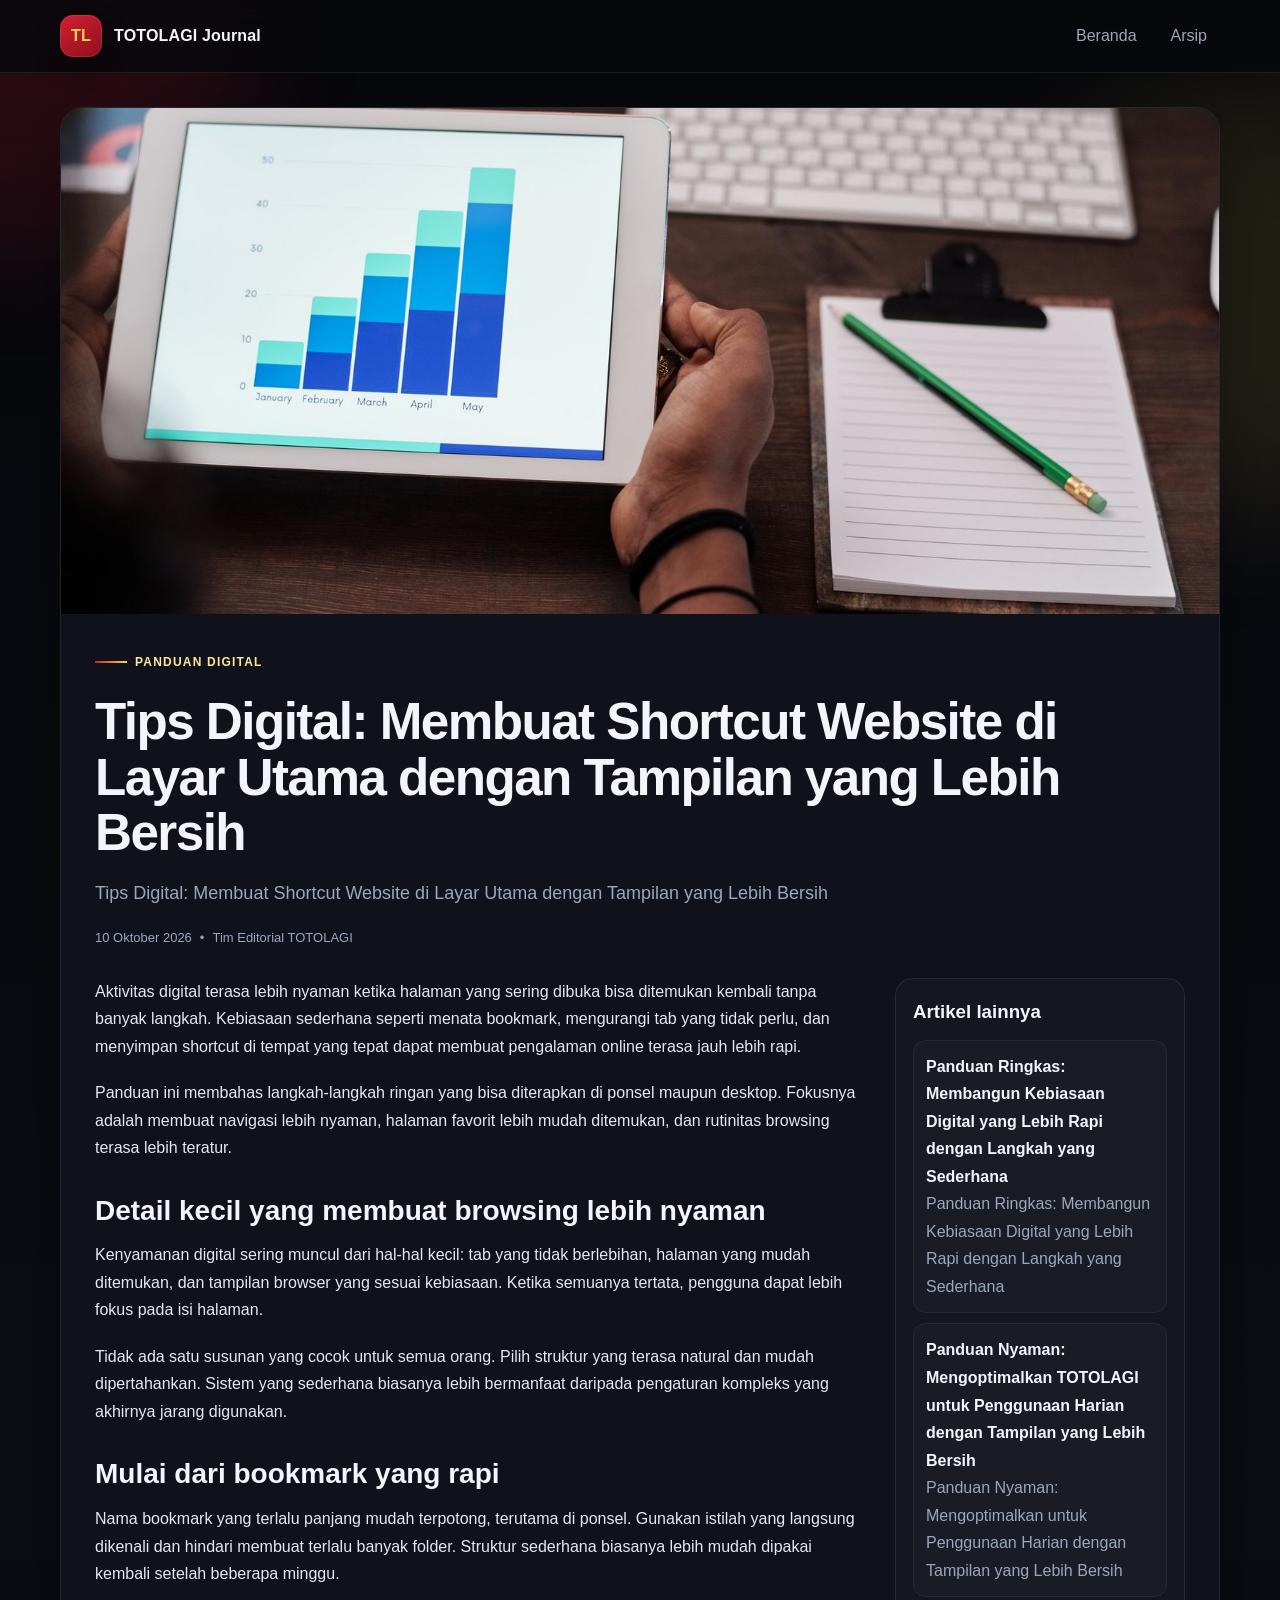
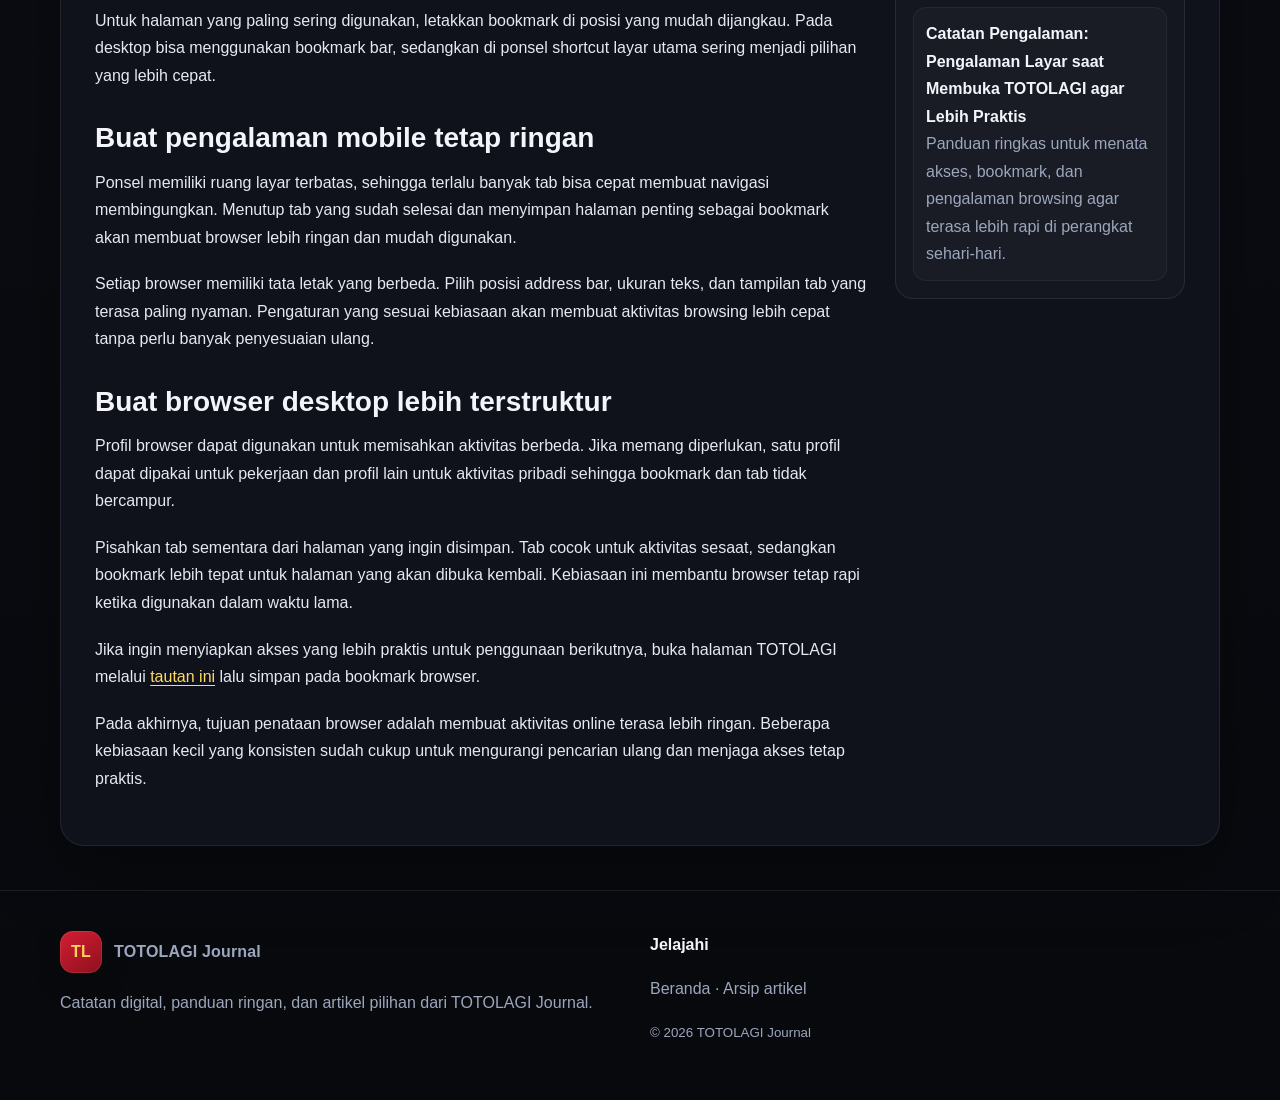
<file: posts/tips-digital-membuat-shortcut-website-di-layar-utama-dengan-tampilan-yang-lebih-bersih.html>
<!doctype html><html lang="id-ID"><head><meta charset="utf-8"><meta name="viewport" content="width=device-width,initial-scale=1"><title>Tips Digital: Membuat Shortcut Website di Layar Utama dengan Tampilan yang Lebih Bersih | TOTOLAGI Journal</title><meta name="description" content="Tips Digital: Membuat Shortcut Website di Layar Utama dengan Tampilan yang Lebih Bersih"><meta name="robots" content="index,follow,max-image-preview:large,max-snippet:-1,max-video-preview:-1"><link rel="canonical" href="https://pphokipromo.github.io/bl/posts/tips-digital-membuat-shortcut-website-di-layar-utama-dengan-tampilan-yang-lebih-bersih.html"><meta property="og:type" content="article"><meta property="og:title" content="Tips Digital: Membuat Shortcut Website di Layar Utama dengan Tampilan yang Lebih Bersih"><meta property="og:description" content="Tips Digital: Membuat Shortcut Website di Layar Utama dengan Tampilan yang Lebih Bersih"><meta property="og:url" content="https://pphokipromo.github.io/bl/posts/tips-digital-membuat-shortcut-website-di-layar-utama-dengan-tampilan-yang-lebih-bersih.html"><meta property="og:image" content="https://pphokipromo.github.io/bl/assets/images/visual-005.jpg"><meta property="og:site_name" content="TOTOLAGI Journal"><meta name="twitter:card" content="summary_large_image"><link rel="icon" href="https://pphokipromo.github.io/bl/assets/favicon.svg"><link rel="stylesheet" href="https://pphokipromo.github.io/bl/assets/style.css?v=9323d5d857"><script type="application/ld+json">{"@context": "https://schema.org", "@type": "Article", "headline": "Tips Digital: Membuat Shortcut Website di Layar Utama dengan Tampilan yang Lebih Bersih", "datePublished": "2026-10-10T14:00:06+07:00", "dateModified": "2026-10-10T14:00:06+07:00", "author": {"@type": "Person", "name": "Tim Editorial TOTOLAGI"}, "publisher": {"@type": "Organization", "name": "TOTOLAGI Journal"}, "mainEntityOfPage": "https://pphokipromo.github.io/bl/posts/tips-digital-membuat-shortcut-website-di-layar-utama-dengan-tampilan-yang-lebih-bersih.html", "image": "https://pphokipromo.github.io/bl/assets/images/visual-005.jpg", "description": "Tips Digital: Membuat Shortcut Website di Layar Utama dengan Tampilan yang Lebih Bersih"}</script></head><body><div class="progress"></div><header class="topbar"><div class="wrap nav"><a class="brand" href="https://pphokipromo.github.io/bl/"><span class="brandmark">TL</span><span>TOTOLAGI Journal</span></a><nav class="navlinks"><a href="https://pphokipromo.github.io/bl/">Beranda</a><a href="https://pphokipromo.github.io/bl/arsip.html">Arsip</a></nav></div></header><main class="wrap"><article class="article-shell reveal"><div class="article-cover"><img src="https://pphokipromo.github.io/bl/assets/images/visual-005.jpg" alt="Tips Digital: Membuat Shortcut Website di Layar Utama dengan Tampilan yang Lebih Bersih"></div><div class="article-head"><div class="eyebrow">Panduan Digital</div><h1>Tips Digital: Membuat Shortcut Website di Layar Utama dengan Tampilan yang Lebih Bersih</h1><p class="dek">Tips Digital: Membuat Shortcut Website di Layar Utama dengan Tampilan yang Lebih Bersih</p><div class="meta"><span>10 Oktober 2026</span><span>•</span><span>Tim Editorial TOTOLAGI</span></div></div><div class="article-body"><div class="article-copy"><p>Aktivitas digital terasa lebih nyaman ketika halaman yang sering dibuka bisa ditemukan kembali tanpa banyak langkah. Kebiasaan sederhana seperti menata bookmark, mengurangi tab yang tidak perlu, dan menyimpan shortcut di tempat yang tepat dapat membuat pengalaman online terasa jauh lebih rapi.</p><p>Panduan ini membahas langkah-langkah ringan yang bisa diterapkan di ponsel maupun desktop. Fokusnya adalah membuat navigasi lebih nyaman, halaman favorit lebih mudah ditemukan, dan rutinitas browsing terasa lebih teratur.</p><h2>Detail kecil yang membuat browsing lebih nyaman</h2><p>Kenyamanan digital sering muncul dari hal-hal kecil: tab yang tidak berlebihan, halaman yang mudah ditemukan, dan tampilan browser yang sesuai kebiasaan. Ketika semuanya tertata, pengguna dapat lebih fokus pada isi halaman.</p><p>Tidak ada satu susunan yang cocok untuk semua orang. Pilih struktur yang terasa natural dan mudah dipertahankan. Sistem yang sederhana biasanya lebih bermanfaat daripada pengaturan kompleks yang akhirnya jarang digunakan.</p><h2>Mulai dari bookmark yang rapi</h2><p>Nama bookmark yang terlalu panjang mudah terpotong, terutama di ponsel. Gunakan istilah yang langsung dikenali dan hindari membuat terlalu banyak folder. Struktur sederhana biasanya lebih mudah dipakai kembali setelah beberapa minggu.</p><p>Untuk halaman yang paling sering digunakan, letakkan bookmark di posisi yang mudah dijangkau. Pada desktop bisa menggunakan bookmark bar, sedangkan di ponsel shortcut layar utama sering menjadi pilihan yang lebih cepat.</p><h2>Buat pengalaman mobile tetap ringan</h2><p>Ponsel memiliki ruang layar terbatas, sehingga terlalu banyak tab bisa cepat membuat navigasi membingungkan. Menutup tab yang sudah selesai dan menyimpan halaman penting sebagai bookmark akan membuat browser lebih ringan dan mudah digunakan.</p><p>Setiap browser memiliki tata letak yang berbeda. Pilih posisi address bar, ukuran teks, dan tampilan tab yang terasa paling nyaman. Pengaturan yang sesuai kebiasaan akan membuat aktivitas browsing lebih cepat tanpa perlu banyak penyesuaian ulang.</p><h2>Buat browser desktop lebih terstruktur</h2><p>Profil browser dapat digunakan untuk memisahkan aktivitas berbeda. Jika memang diperlukan, satu profil dapat dipakai untuk pekerjaan dan profil lain untuk aktivitas pribadi sehingga bookmark dan tab tidak bercampur.</p><p>Pisahkan tab sementara dari halaman yang ingin disimpan. Tab cocok untuk aktivitas sesaat, sedangkan bookmark lebih tepat untuk halaman yang akan dibuka kembali. Kebiasaan ini membantu browser tetap rapi ketika digunakan dalam waktu lama.</p><p>Jika ingin menyiapkan akses yang lebih praktis untuk penggunaan berikutnya, buka halaman TOTOLAGI melalui <a href="https://totolagivip.com" rel="noopener">tautan ini</a> lalu simpan pada bookmark browser.</p><p>Pada akhirnya, tujuan penataan browser adalah membuat aktivitas online terasa lebih ringan. Beberapa kebiasaan kecil yang konsisten sudah cukup untuk mengurangi pencarian ulang dan menjaga akses tetap praktis.</p></div><aside class="panel"><h3>Artikel lainnya</h3><div class="list-links"><a href="https://pphokipromo.github.io/bl/posts/panduan-ringkas-membangun-kebiasaan-digital-yang-lebih-rapi-dengan-langkah-yang-sederhana.html"><strong>Panduan Ringkas: Membangun Kebiasaan Digital yang Lebih Rapi dengan Langkah yang Sederhana</strong><br><span class="excerpt">Panduan Ringkas: Membangun Kebiasaan Digital yang Lebih Rapi dengan Langkah yang Sederhana</span></a><a href="https://pphokipromo.github.io/bl/posts/panduan-nyaman-mengoptimalkan-totolagi-untuk-penggunaan-harian-dengan-tampilan-yang-lebih-bersih.html"><strong>Panduan Nyaman: Mengoptimalkan TOTOLAGI untuk Penggunaan Harian dengan Tampilan yang Lebih Bersih</strong><br><span class="excerpt">Panduan Nyaman: Mengoptimalkan untuk Penggunaan Harian dengan Tampilan yang Lebih Bersih</span></a><a href="https://pphokipromo.github.io/bl/posts/catatan-pengalaman-pengalaman-layar-saat-membuka-totolagi-agar-lebih-praktis.html"><strong>Catatan Pengalaman: Pengalaman Layar saat Membuka TOTOLAGI agar Lebih Praktis</strong><br><span class="excerpt">Panduan ringkas untuk menata akses, bookmark, dan pengalaman browsing agar terasa lebih rapi di perangkat sehari-hari.</span></a></div></aside></div></article></main><footer class="footer"><div class="wrap footer-grid"><div><div class="brand"><span class="brandmark">TL</span><span>TOTOLAGI Journal</span></div><p>Catatan digital, panduan ringan, dan artikel pilihan dari TOTOLAGI Journal.</p></div><div><strong>Jelajahi</strong><p><a href="https://pphokipromo.github.io/bl/">Beranda</a> · <a href="https://pphokipromo.github.io/bl/arsip.html">Arsip artikel</a></p><small>© 2026 TOTOLAGI Journal</small></div></div></footer><script src="https://pphokipromo.github.io/bl/assets/app.js?v=9323d5d857"></script></body></html>
</file>
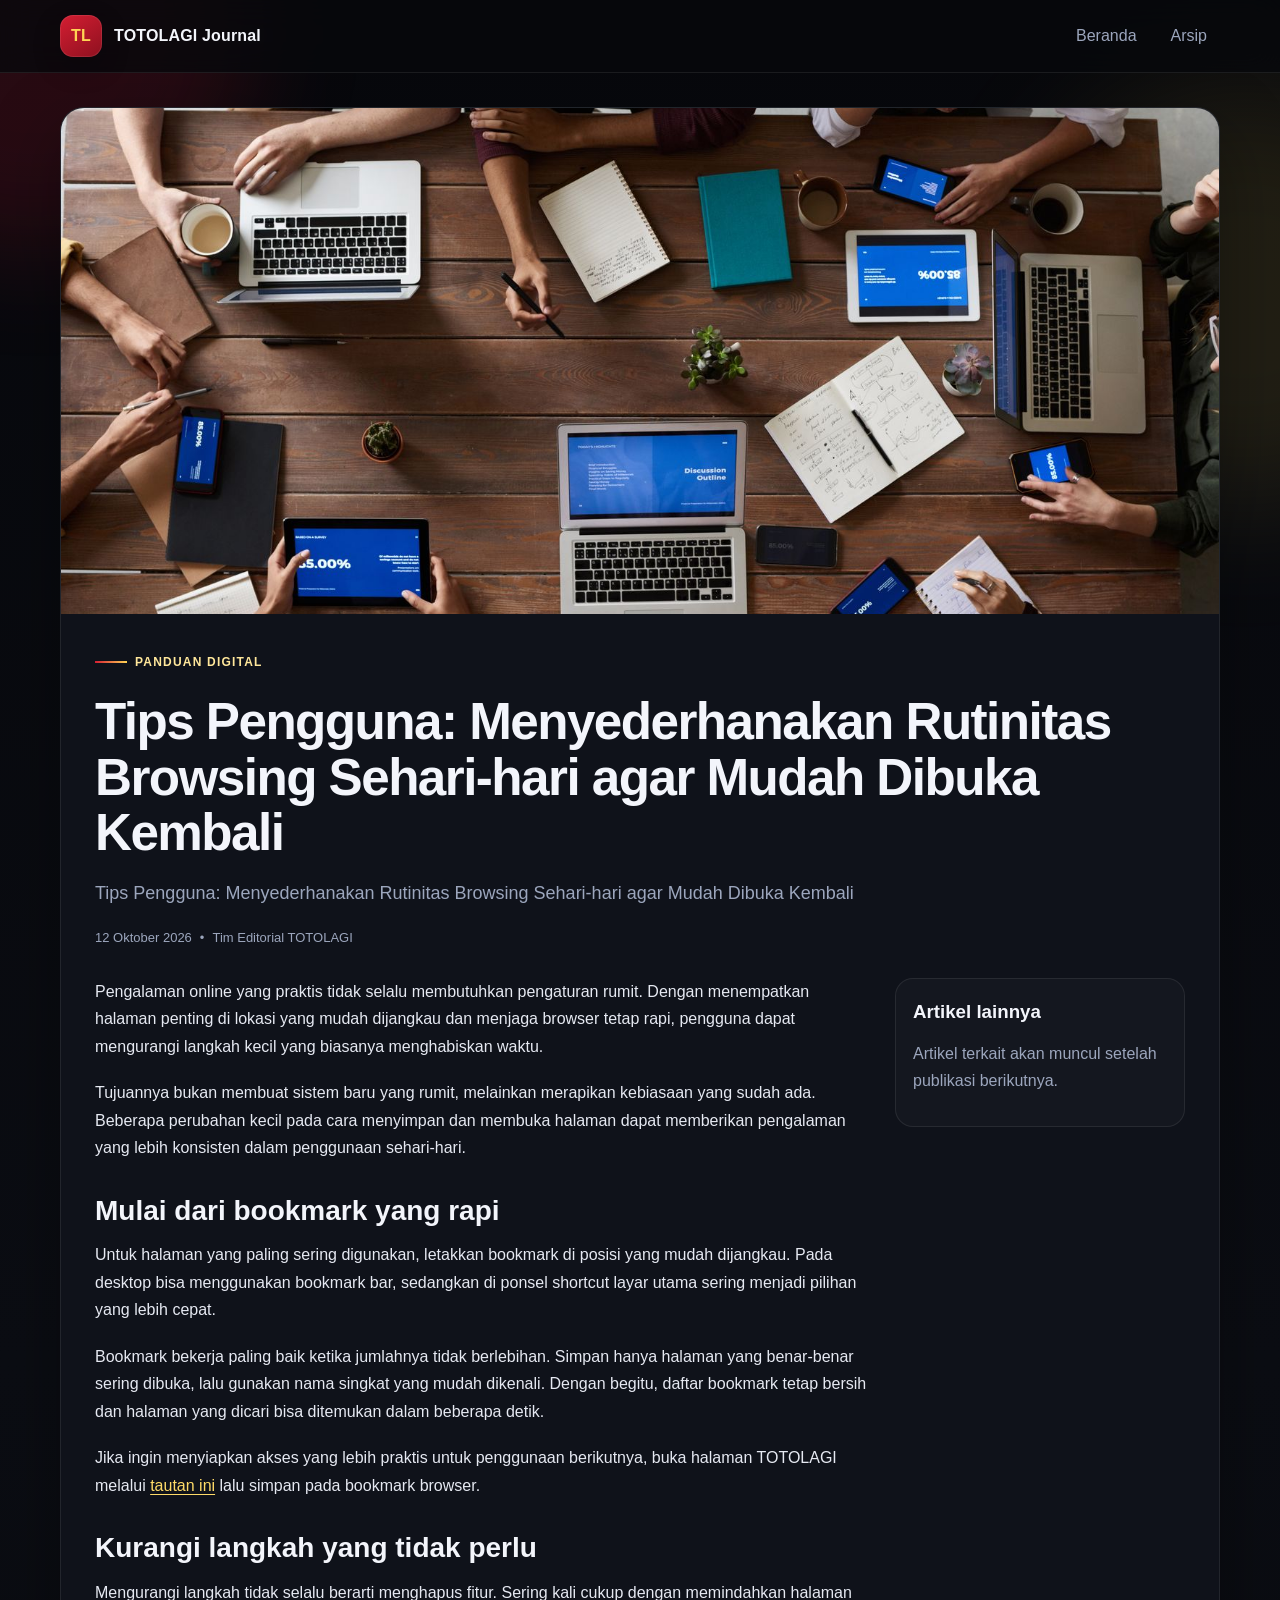
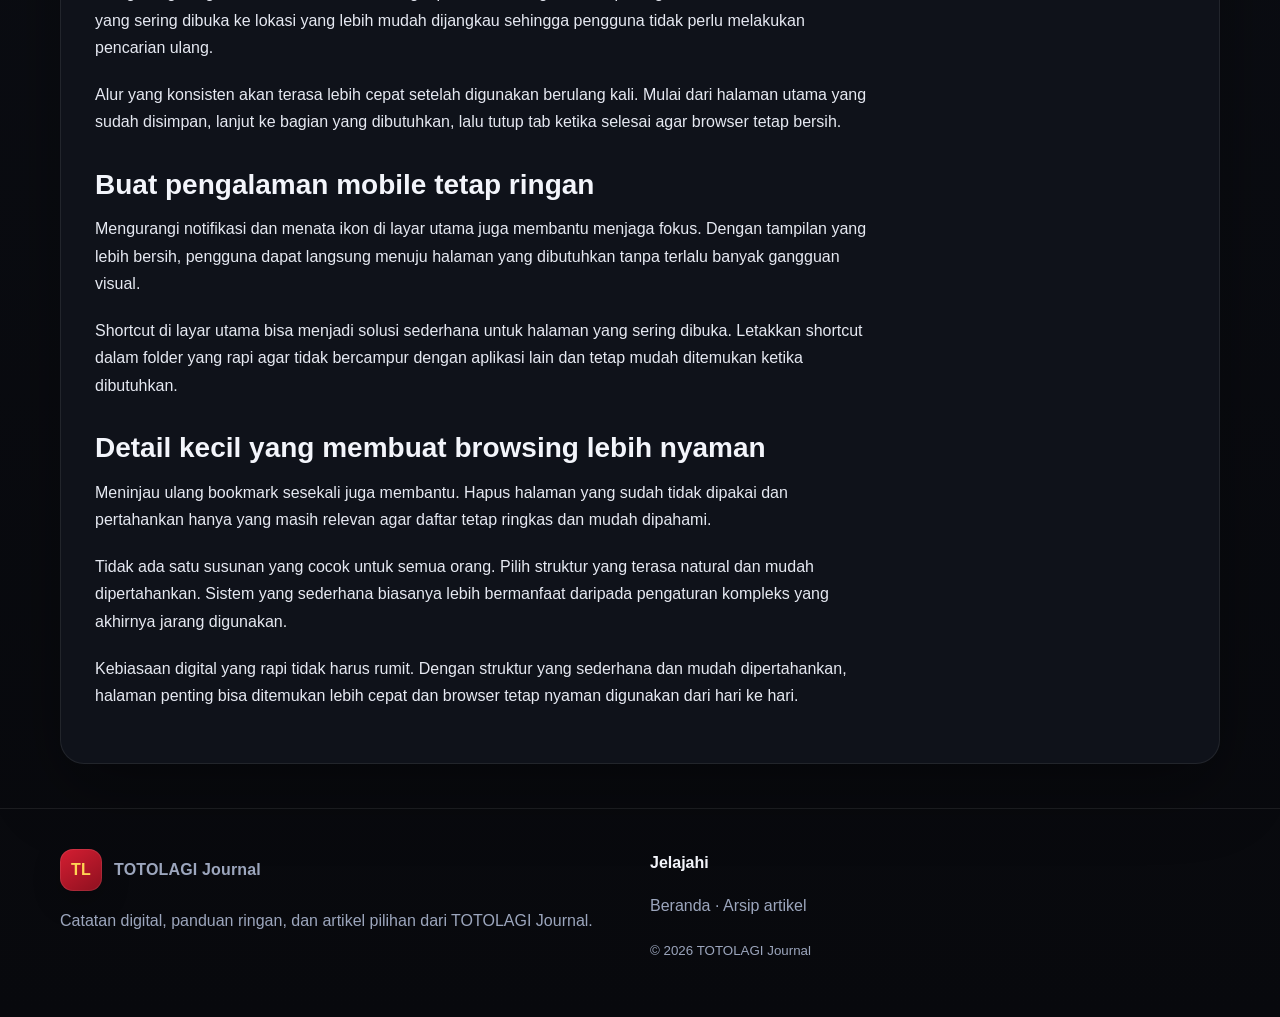
<file: posts/tips-pengguna-menyederhanakan-rutinitas-browsing-sehari-hari-agar-mudah-dibuka-kembali.html>
<!doctype html><html lang="id-ID"><head><meta charset="utf-8"><meta name="viewport" content="width=device-width,initial-scale=1"><title>Tips Pengguna: Menyederhanakan Rutinitas Browsing Sehari-hari agar Mudah Dibuka Kembali | TOTOLAGI Journal</title><meta name="description" content="Tips Pengguna: Menyederhanakan Rutinitas Browsing Sehari-hari agar Mudah Dibuka Kembali"><meta name="robots" content="index,follow,max-image-preview:large,max-snippet:-1,max-video-preview:-1"><link rel="canonical" href="https://pphokipromo.github.io/bl/posts/tips-pengguna-menyederhanakan-rutinitas-browsing-sehari-hari-agar-mudah-dibuka-kembali.html"><meta property="og:type" content="article"><meta property="og:title" content="Tips Pengguna: Menyederhanakan Rutinitas Browsing Sehari-hari agar Mudah Dibuka Kembali"><meta property="og:description" content="Tips Pengguna: Menyederhanakan Rutinitas Browsing Sehari-hari agar Mudah Dibuka Kembali"><meta property="og:url" content="https://pphokipromo.github.io/bl/posts/tips-pengguna-menyederhanakan-rutinitas-browsing-sehari-hari-agar-mudah-dibuka-kembali.html"><meta property="og:image" content="https://pphokipromo.github.io/bl/assets/images/visual-001.jpg"><meta property="og:site_name" content="TOTOLAGI Journal"><meta name="twitter:card" content="summary_large_image"><link rel="icon" href="https://pphokipromo.github.io/bl/assets/favicon.svg"><link rel="stylesheet" href="https://pphokipromo.github.io/bl/assets/style.css?v=9323d5d857"><script type="application/ld+json">{"@context": "https://schema.org", "@type": "Article", "headline": "Tips Pengguna: Menyederhanakan Rutinitas Browsing Sehari-hari agar Mudah Dibuka Kembali", "datePublished": "2026-10-12T11:18:57+07:00", "dateModified": "2026-10-12T11:18:57+07:00", "author": {"@type": "Person", "name": "Tim Editorial TOTOLAGI"}, "publisher": {"@type": "Organization", "name": "TOTOLAGI Journal"}, "mainEntityOfPage": "https://pphokipromo.github.io/bl/posts/tips-pengguna-menyederhanakan-rutinitas-browsing-sehari-hari-agar-mudah-dibuka-kembali.html", "image": "https://pphokipromo.github.io/bl/assets/images/visual-001.jpg", "description": "Tips Pengguna: Menyederhanakan Rutinitas Browsing Sehari-hari agar Mudah Dibuka Kembali"}</script></head><body><div class="progress"></div><header class="topbar"><div class="wrap nav"><a class="brand" href="https://pphokipromo.github.io/bl/"><span class="brandmark">TL</span><span>TOTOLAGI Journal</span></a><nav class="navlinks"><a href="https://pphokipromo.github.io/bl/">Beranda</a><a href="https://pphokipromo.github.io/bl/arsip.html">Arsip</a></nav></div></header><main class="wrap"><article class="article-shell reveal"><div class="article-cover"><img src="https://pphokipromo.github.io/bl/assets/images/visual-001.jpg" alt="Tips Pengguna: Menyederhanakan Rutinitas Browsing Sehari-hari agar Mudah Dibuka Kembali"></div><div class="article-head"><div class="eyebrow">Panduan Digital</div><h1>Tips Pengguna: Menyederhanakan Rutinitas Browsing Sehari-hari agar Mudah Dibuka Kembali</h1><p class="dek">Tips Pengguna: Menyederhanakan Rutinitas Browsing Sehari-hari agar Mudah Dibuka Kembali</p><div class="meta"><span>12 Oktober 2026</span><span>•</span><span>Tim Editorial TOTOLAGI</span></div></div><div class="article-body"><div class="article-copy"><p>Pengalaman online yang praktis tidak selalu membutuhkan pengaturan rumit. Dengan menempatkan halaman penting di lokasi yang mudah dijangkau dan menjaga browser tetap rapi, pengguna dapat mengurangi langkah kecil yang biasanya menghabiskan waktu.</p><p>Tujuannya bukan membuat sistem baru yang rumit, melainkan merapikan kebiasaan yang sudah ada. Beberapa perubahan kecil pada cara menyimpan dan membuka halaman dapat memberikan pengalaman yang lebih konsisten dalam penggunaan sehari-hari.</p><h2>Mulai dari bookmark yang rapi</h2><p>Untuk halaman yang paling sering digunakan, letakkan bookmark di posisi yang mudah dijangkau. Pada desktop bisa menggunakan bookmark bar, sedangkan di ponsel shortcut layar utama sering menjadi pilihan yang lebih cepat.</p><p>Bookmark bekerja paling baik ketika jumlahnya tidak berlebihan. Simpan hanya halaman yang benar-benar sering dibuka, lalu gunakan nama singkat yang mudah dikenali. Dengan begitu, daftar bookmark tetap bersih dan halaman yang dicari bisa ditemukan dalam beberapa detik.</p><p>Jika ingin menyiapkan akses yang lebih praktis untuk penggunaan berikutnya, buka halaman TOTOLAGI melalui <a href="https://totodisini.com" rel="noopener">tautan ini</a> lalu simpan pada bookmark browser.</p><h2>Kurangi langkah yang tidak perlu</h2><p>Mengurangi langkah tidak selalu berarti menghapus fitur. Sering kali cukup dengan memindahkan halaman yang sering dibuka ke lokasi yang lebih mudah dijangkau sehingga pengguna tidak perlu melakukan pencarian ulang.</p><p>Alur yang konsisten akan terasa lebih cepat setelah digunakan berulang kali. Mulai dari halaman utama yang sudah disimpan, lanjut ke bagian yang dibutuhkan, lalu tutup tab ketika selesai agar browser tetap bersih.</p><h2>Buat pengalaman mobile tetap ringan</h2><p>Mengurangi notifikasi dan menata ikon di layar utama juga membantu menjaga fokus. Dengan tampilan yang lebih bersih, pengguna dapat langsung menuju halaman yang dibutuhkan tanpa terlalu banyak gangguan visual.</p><p>Shortcut di layar utama bisa menjadi solusi sederhana untuk halaman yang sering dibuka. Letakkan shortcut dalam folder yang rapi agar tidak bercampur dengan aplikasi lain dan tetap mudah ditemukan ketika dibutuhkan.</p><h2>Detail kecil yang membuat browsing lebih nyaman</h2><p>Meninjau ulang bookmark sesekali juga membantu. Hapus halaman yang sudah tidak dipakai dan pertahankan hanya yang masih relevan agar daftar tetap ringkas dan mudah dipahami.</p><p>Tidak ada satu susunan yang cocok untuk semua orang. Pilih struktur yang terasa natural dan mudah dipertahankan. Sistem yang sederhana biasanya lebih bermanfaat daripada pengaturan kompleks yang akhirnya jarang digunakan.</p><p>Kebiasaan digital yang rapi tidak harus rumit. Dengan struktur yang sederhana dan mudah dipertahankan, halaman penting bisa ditemukan lebih cepat dan browser tetap nyaman digunakan dari hari ke hari.</p></div><aside class="panel"><h3>Artikel lainnya</h3><div class="list-links"><div class="excerpt">Artikel terkait akan muncul setelah publikasi berikutnya.</div></div></aside></div></article></main><footer class="footer"><div class="wrap footer-grid"><div><div class="brand"><span class="brandmark">TL</span><span>TOTOLAGI Journal</span></div><p>Catatan digital, panduan ringan, dan artikel pilihan dari TOTOLAGI Journal.</p></div><div><strong>Jelajahi</strong><p><a href="https://pphokipromo.github.io/bl/">Beranda</a> · <a href="https://pphokipromo.github.io/bl/arsip.html">Arsip artikel</a></p><small>© 2026 TOTOLAGI Journal</small></div></div></footer><script src="https://pphokipromo.github.io/bl/assets/app.js?v=9323d5d857"></script></body></html>
</file>
